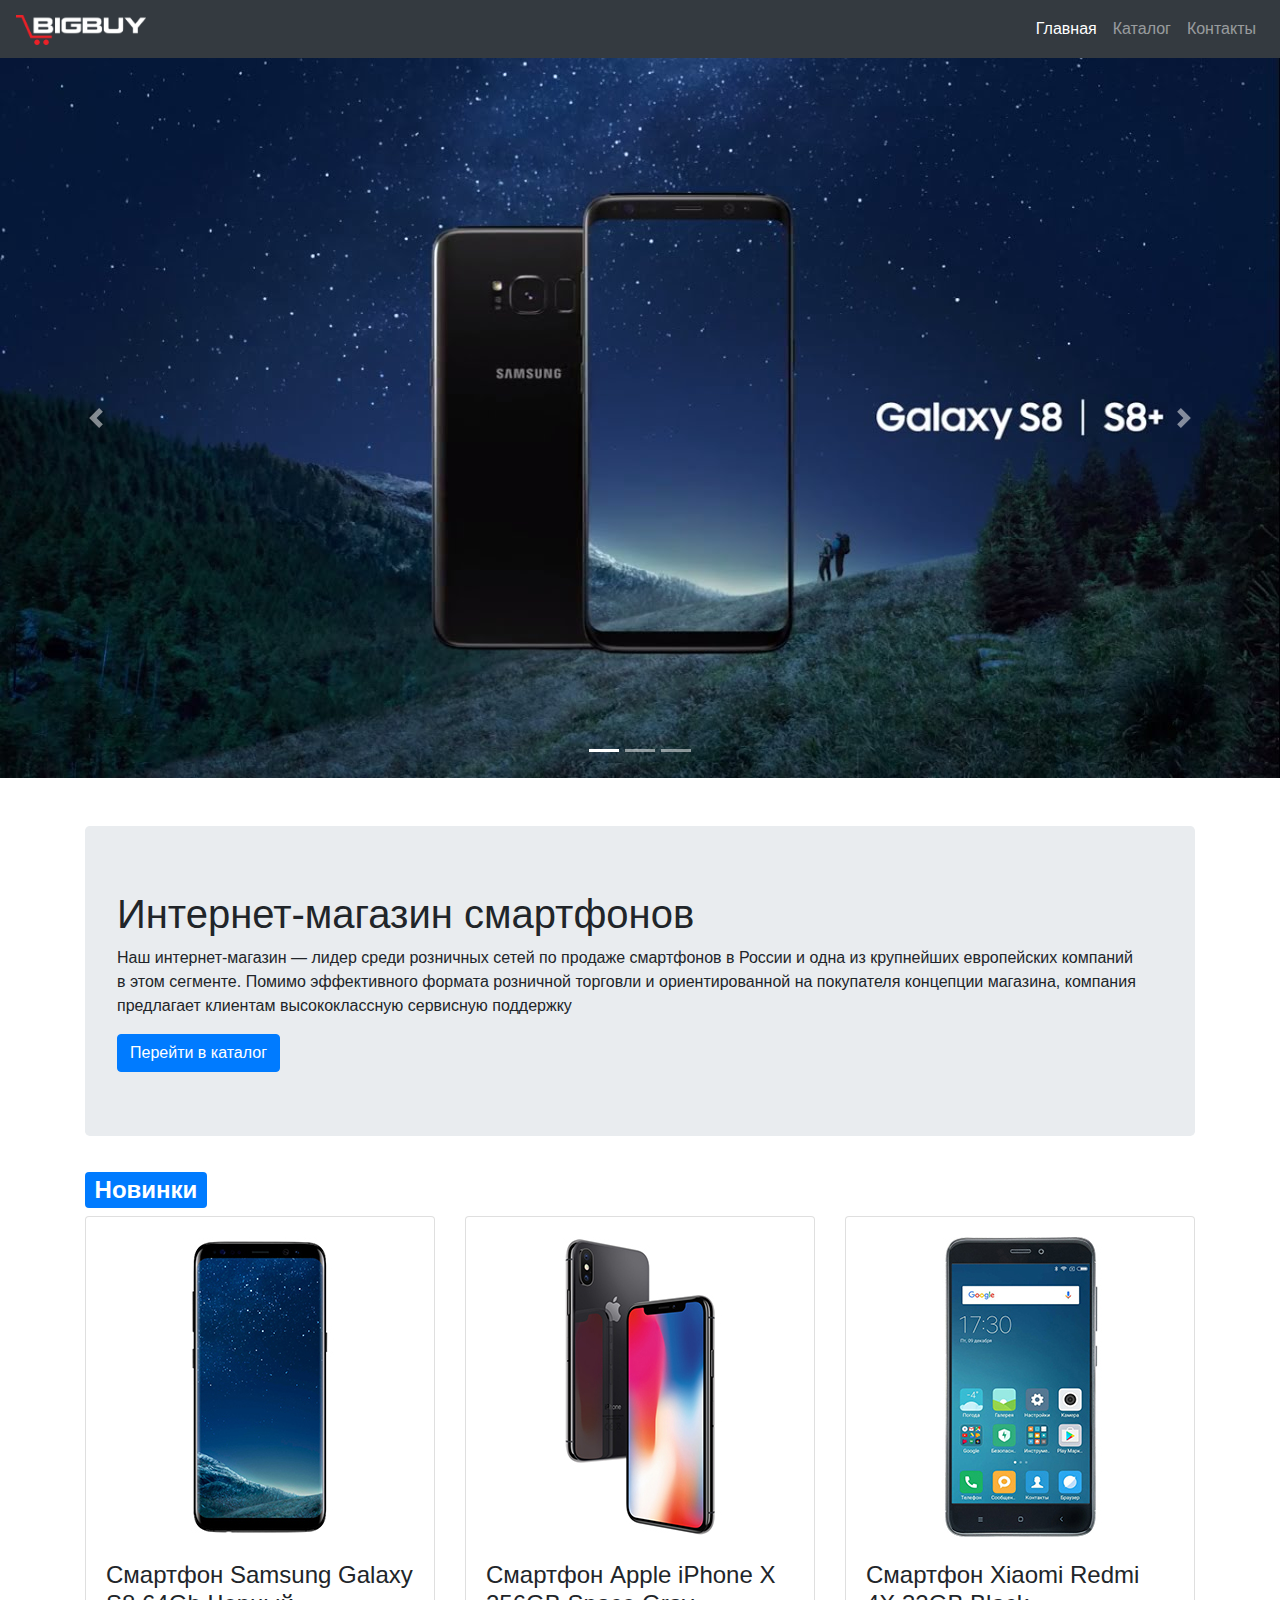
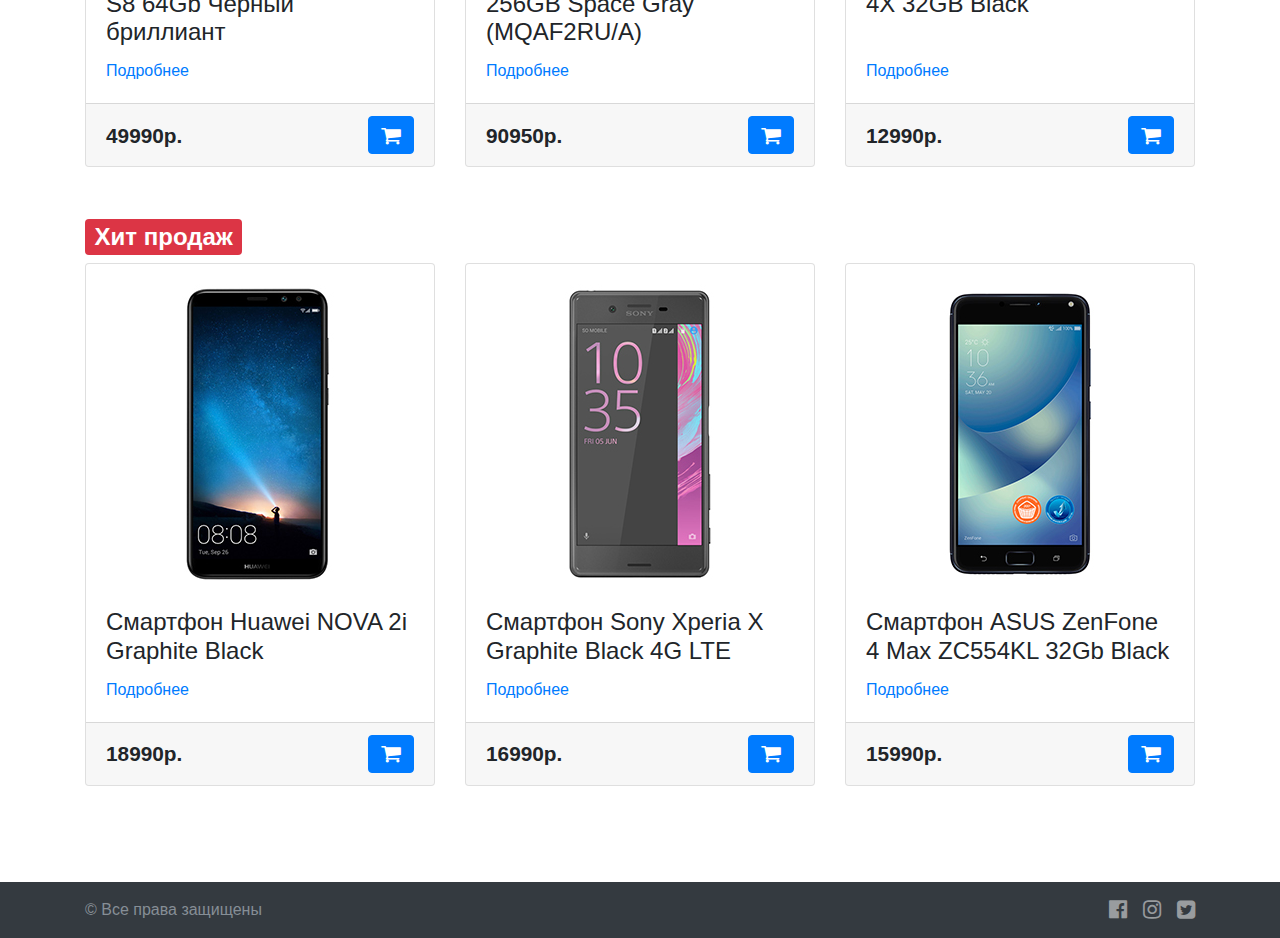
<file: index.html>
<!doctype html>
<html lang="ru">
	<head>
		<meta charset="utf-8">
		<title>Интернет-магазин | Главная</title>
		<meta name="viewport" content="width=device-width, initial-scale=1, shrink-to-fit=no">
		<link rel="stylesheet" href="bootstrap/bootstrap.min.css">
		<link rel="stylesheet" href="style.css">
		<link rel="stylesheet" href="font-awesome/css/font-awesome.min.css">
	</head>
	<body>
		<header class="navbar navbar-expand-sm navbar-dark bg-dark">
			<a class="navbar-brand" href="#">
				<img src="img/logo.png" height="30" alt="Логотип">
			</a>
			<button class="navbar-toggler" type="button" data-toggle="collapse" data-target="#navbarNav" aria-controls="navbarNav" aria-expanded="false" aria-label="Toggle navigation">
   	 			<span class="navbar-toggler-icon"></span>
  			</button>
  			<div class="collapse navbar-collapse" id="navbarNav">
				<ul class="navbar-nav justify-content-end">
					<li class="nav-item active">
						<a class="nav-link" href="#">Главная</a>
					</li>
					<li class="nav-item">
						<a class="nav-link" href="catalog.html">Каталог</a>
					</li>
					<li class="nav-item">
						<a class="nav-link" href="contacts.html">Контакты</a>
					</li>
				</ul>
			</div>
		</header>
		<div id="carouselIndicators" class="carousel slide" data-ride="carousel">
			<ol class="carousel-indicators">
    			<li data-target="#carouselIndicators" data-slide-to="0" class="active"></li>
    			<li data-target="#carouselIndicators" data-slide-to="1"></li>
    			<li data-target="#carouselIndicators" data-slide-to="2"></li>
  			</ol>
			<div class="carousel-inner">
				<div class="carousel-item active">
					<a href="catalog/samsung.html"><img class="d-block w-100" src="img/samsung-carousel.jpg" alt="Samsung Galaxy S8"></a>
				</div>
				<div class="carousel-item">
					<a href="catalog/iphone.html"><img class="d-block w-100" src="img/iphone-carousel.jpg" alt="Apple iPhone X"></a>
				</div>
				<div class="carousel-item">
					<a href="catalog/xiaomi.html"><img class="d-block w-100" src="img/xiaomi-carousel.jpg" alt="Xiaomi Redmi 4Х"></a>
				</div>
			</div>
			<a class="carousel-control-prev" href="#carouselIndicators" role="button" data-slide="prev">
    			<span class="carousel-control-prev-icon" aria-hidden="true"></span>
    			<span class="sr-only">Previous</span>
  			</a>
  			<a class="carousel-control-next" href="#carouselIndicators" role="button" data-slide="next">
   		 		<span class="carousel-control-next-icon" aria-hidden="true"></span>
    			<span class="sr-only">Next</span>
  			</a>
		</div>
		<main class="container">
			<div class="jumbotron">
				<h1>Интернет-магазин смартфонов</h1>
			  	<p>Наш интернет-магазин&nbsp;&mdash; лидер среди розничных сетей по&nbsp;продаже смартфонов в&nbsp;России и&nbsp;одна из&nbsp;крупнейших европейских компаний в&nbsp;этом сегменте. Помимо эффективного формата розничной торговли и&nbsp;ориентированной на&nbsp;покупателя концепции магазина, компания предлагает клиентам высококлассную сервисную поддержку</p>
			  	<a class="btn btn-primary" href="catalog.html">Перейти в каталог</a>
			</div>
			<h2><span class="badge badge-primary">Новинки</span></h2>
			<div class="row mb-4">
				<div class="col-12 col-md-6 col-lg-4 mb-4">
					<div class="card align-content-end product-card">
						<div class="card-body">
							<div class="text-center">
								<a href="catalog/samsung.html"><img class="img-fluid mb-4" alt="Samsung Galaxy S8" src="img/samsung_small.jpg"></a>
							</div>
							<h4 class="card-title">Смартфон Samsung Galaxy S8 64Gb Черный бриллиант</h4>
							<a href="catalog/samsung.html" class="card-link">Подробнее</a>
						</div>
						<div class="card-footer price-row">
							<div class="price font-weight-bold">49990р.</div>
							<a href="#" class="btn btn-primary"><i class="fa fa-shopping-cart fa-lg" aria-hidden="true"></i></a>
						</div>
					</div>
				</div>
				<div class="col-12 col-md-6 col-lg-4 mb-4">
					<div class="card align-content-end product-card">
						<div class="card-body">
							<div class="text-center">
								<a href="catalog/iphone.html"><img class="img-fluid mb-4" alt="Apple iPhone X" src="img/iphone_small.jpg"></a>
							</div>
							<h4 class="card-title">Смартфон Apple iPhone X 256GB Space Gray (MQAF2RU/A)</h4>
							<a href="catalog/iphone.html" class="card-link">Подробнее</a>
						</div>
						<div class="card-footer price-row">
							<div class="price font-weight-bold">90950р.</div>
							<a href="#" class="btn btn-primary"><i class="fa fa-shopping-cart fa-lg" aria-hidden="true"></i></a>
						</div>
					</div>
				</div>
				<div class="col-12 col-md-6 col-lg-4 mb-4">
					<div class="card align-content-end product-card">
						<div class="card-body">
							<div class="text-center">
								<a href="catalog/xiaomi.html"><img class="img-fluid mb-4" alt="Xiaomi Redmi 4Х" src="img/xiaomi_small.jpg"></a>
							</div>
							<h4 class="card-title">Смартфон Xiaomi Redmi 4Х 32GB Black</h4>
							<a href="catalog/xiaomi.html" class="card-link">Подробнее</a>
						</div>
						<div class="card-footer price-row">
							<div class="price font-weight-bold">12990р.</div>
							<a href="#" class="btn btn-primary"><i class="fa fa-shopping-cart fa-lg" aria-hidden="true"></i></a>
						</div>
					</div>
				</div>
			</div>
			<h2><span class="badge badge-danger">Хит продаж</span></h2>
			<div class="row mb-4">
				<div class="col-12 col-md-6 col-lg-4 mb-4">
					<div class="card align-content-end product-card">
						<div class="card-body">
							<div class="text-center">
								<a href="catalog/huawei.html"><img class="img-fluid mb-4" alt="Huawei NOVA 2i" src="img/huawei_small.jpg"></a>
							</div>
							<h4 class="card-title">Смартфон Huawei NOVA 2i Graphite Black</h4>
							<a href="catalog/huawei.html" class="card-link">Подробнее</a>
						</div>
						<div class="card-footer price-row">
							<div class="price font-weight-bold">18990р.</div>
							<a href="#" class="btn btn-primary"><i class="fa fa-shopping-cart fa-lg" aria-hidden="true"></i></a>
						</div>
					</div>
				</div>
				<div class="col-12 col-md-6 col-lg-4 mb-4">
					<div class="card align-content-end product-card">
						<div class="card-body">
							<div class="text-center">
								<a href="catalog/xperia.html"><img class="img-fluid mb-4" alt="Sony Xperia X" src="img/sony-xperia_small.jpg"></a>
							</div>
							<h4 class="card-title">Смартфон Sony Xperia X Graphite Black 4G LTE</h4>
							<a href="catalog/xperia.html" class="card-link">Подробнее</a>
						</div>
						<div class="card-footer price-row">
							<div class="price font-weight-bold">16990р.</div>
							<a href="#" class="btn btn-primary"><i class="fa fa-shopping-cart fa-lg" aria-hidden="true"></i></a>
						</div>
					</div>
				</div>
				<div class="col-12 col-md-6 col-lg-4 mb-4">
					<div class="card align-content-end product-card">
						<div class="card-body">
							<div class="text-center">
								<a href="catalog/zenFone.html"><img class="img-fluid mb-4" alt="ASUS ZenFone 4" src="img/asus-zenfone_small.jpg"></a>
							</div>
							<h4 class="card-title">Смартфон ASUS ZenFone 4 Max ZC554KL 32Gb Black</h4>
							<a href="catalog/zenFone.html" class="card-link">Подробнее</a>
						</div>
						<div class="card-footer price-row">
							<div class="price font-weight-bold">15990р.</div>
							<a href="#" class="btn btn-primary"><i class="fa fa-shopping-cart fa-lg" aria-hidden="true"></i></a>
						</div>
					</div>
				</div>
			</div>
		</main>
		<footer class="footer">
			<div class="container">
				<div class="row">
					<div class="col-12 col-md-6 col-lg-8">
						<div class="text-muted copyright">
							&copy;&nbsp;Все права защищены
						</div>
					</div>
					<div class="col-12 col-md-6 col-lg-4">
						<ul class="social-buttons">
							<li><a href="#"><i class="fa fa-facebook-official fa-lg" aria-hidden="true"></i></a></li>
							<li><a href="#"><i class="fa fa-instagram fa-lg" aria-hidden="true"></i></a></li>
							<li><a href="#"><i class="fa fa-twitter-square fa-lg" aria-hidden="true"></i></a></li>
						</ul>
					</div>
				</div>
			</div>
		</footer>
		<script src="bootstrap/jquery-3.2.1.js"></script>
		<script src="bootstrap/bootstrap.min.js"></script>
	</body>
</html>
</file>
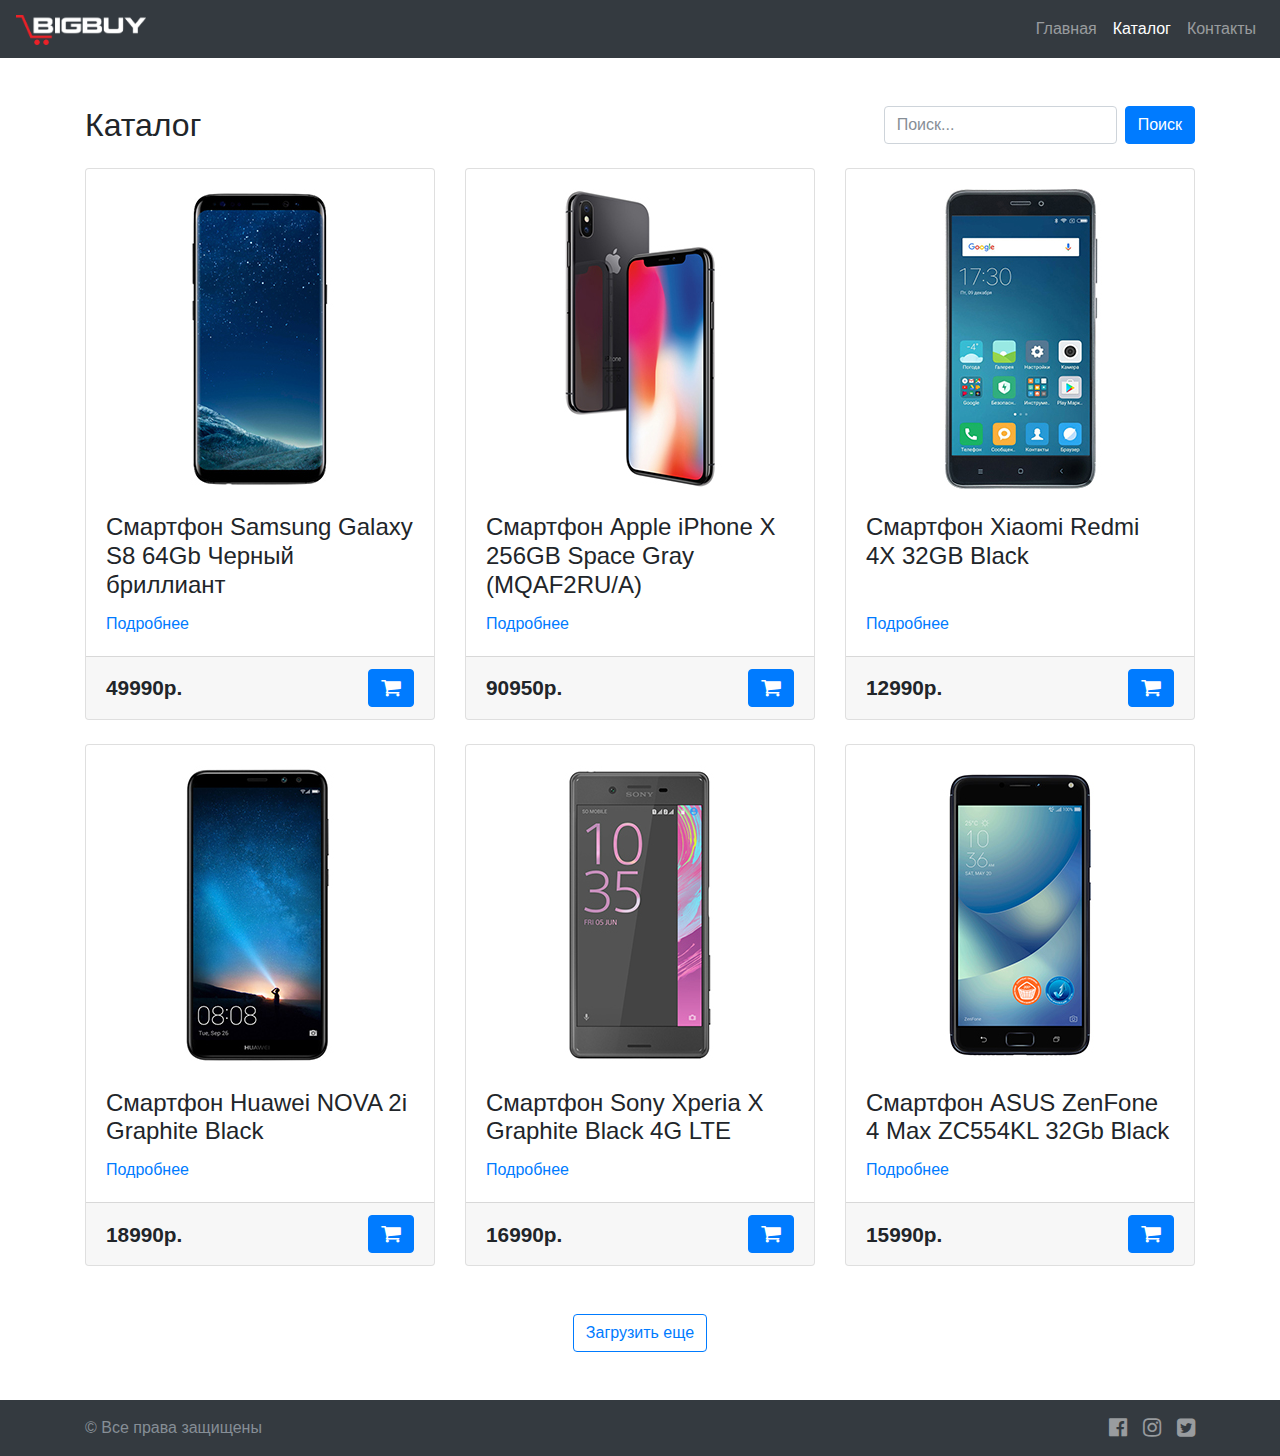
<file: catalog.html>
<!doctype html>
<html lang="ru">
	<head>
		<meta charset="utf-8">
		<title>Интернет-магазин | Главная</title>
		<meta name="viewport" content="width=device-width, initial-scale=1, shrink-to-fit=no">
		<link rel="stylesheet" href="bootstrap/bootstrap.min.css">
		<link rel="stylesheet" href="style.css">
		<link rel="stylesheet" href="font-awesome/css/font-awesome.min.css">
	</head>
	<body>
		<header class="navbar navbar-expand-sm navbar-dark bg-dark">
			<a class="navbar-brand" href="index.html">
				<img src="img/logo.png" height="30" alt="Логотип">
			</a>
			<button class="navbar-toggler" type="button" data-toggle="collapse" data-target="#navbarNav" aria-controls="navbarNav" aria-expanded="false" aria-label="Toggle navigation">
   	 				<span class="navbar-toggler-icon"></span>
  			</button>
  			<div class="collapse navbar-collapse" id="navbarNav">
				<ul class="navbar-nav justify-content-end">
					<li class="nav-item">
						<a class="nav-link" href="index.html">Главная</a>
					</li>
					<li class="nav-item active">
						<a class="nav-link" href="catalog.html">Каталог</a>
					</li>
					<li class="nav-item">
						<a class="nav-link" href="contacts.html">Контакты</a>
					</li>
				</ul>
			</div>
		</header>
		<main class="container">
			<div class="row">
				<div class="col-12 col-sm-5">
					<h2 class="mb-4">Каталог</h2>
				</div>
				<div class="col-12 col-sm-7 d-sm-flex justify-content-sm-end">
					<form action="/" method="post" class="form-inline mb-4">
						<input class="form-control mr-sm-2" type="search" placeholder="Поиск..." aria-label="Поиск">
    					<button class="btn btn-primary my-2 my-sm-0" type="submit">Поиск</button>
					</form>
				</div>
			</div>
			<div class="row mb-4">
				<div class="col-12 col-md-6 col-lg-4 mb-4">
					<div class="card align-content-end product-card">
						<div class="card-body">
							<div class="text-center">
								<a href="catalog/samsung.html"><img class="img-fluid mb-4" alt="Samsung Galaxy S8" src="img/samsung_small.jpg"></a>
							</div>
							<h4 class="card-title">Смартфон Samsung Galaxy S8 64Gb Черный бриллиант</h4>
							<a href="catalog/samsung.html" class="card-link">Подробнее</a>
						</div>
						<div class="card-footer price-row">
							<div class="price font-weight-bold">49990р.</div>
							<a href="#" class="btn btn-primary"><i class="fa fa-shopping-cart fa-lg" aria-hidden="true"></i></a>
						</div>
					</div>
				</div>
				<div class="col-12 col-md-6 col-lg-4 mb-4">
					<div class="card align-content-end product-card">
						<div class="card-body">
							<div class="text-center">
								<a href="catalog/iphone.html"><img class="img-fluid mb-4" alt="Apple iPhone X" src="img/iphone_small.jpg"></a>
							</div>
							<h4 class="card-title">Смартфон Apple iPhone X 256GB Space Gray (MQAF2RU/A)</h4>
							<a href="catalog/iphone.html" class="card-link">Подробнее</a>
						</div>
						<div class="card-footer price-row">
							<div class="price font-weight-bold">90950р.</div>
							<a href="#" class="btn btn-primary"><i class="fa fa-shopping-cart fa-lg" aria-hidden="true"></i></a>
						</div>
					</div>
				</div>
				<div class="col-12 col-md-6 col-lg-4 mb-4">
					<div class="card align-content-end product-card">
						<div class="card-body">
							<div class="text-center">
								<a href="catalog/xiaomi.html"><img class="img-fluid mb-4" alt="Xiaomi Redmi 4Х" src="img/xiaomi_small.jpg"></a>
							</div>
							<h4 class="card-title">Смартфон Xiaomi Redmi 4Х 32GB Black</h4>
							<a href="catalog/xiaomi.html" class="card-link">Подробнее</a>
						</div>
						<div class="card-footer price-row">
							<div class="price font-weight-bold">12990р.</div>
							<a href="#" class="btn btn-primary"><i class="fa fa-shopping-cart fa-lg" aria-hidden="true"></i></a>
						</div>
					</div>
				</div>
				<div class="col-12 col-md-6 col-lg-4 mb-4">
					<div class="card align-content-end product-card">
						<div class="card-body">
							<div class="text-center">
								<a href="catalog/huawei.html"><img class="img-fluid mb-4" alt="Huawei NOVA 2i" src="img/huawei_small.jpg"></a>
							</div>
							<h4 class="card-title">Смартфон Huawei NOVA 2i Graphite Black</h4>
							<a href="catalog/huawei.html" class="card-link">Подробнее</a>
						</div>
						<div class="card-footer price-row">
							<div class="price font-weight-bold">18990р.</div>
							<a href="#" class="btn btn-primary"><i class="fa fa-shopping-cart fa-lg" aria-hidden="true"></i></a>
						</div>
					</div>
				</div>
				<div class="col-12 col-md-6 col-lg-4 mb-4">
					<div class="card align-content-end product-card">
						<div class="card-body">
							<div class="text-center">
								<a href="catalog/xperia.html"><img class="img-fluid mb-4" alt="Sony Xperia X" src="img/sony-xperia_small.jpg"></a>
							</div>
							<h4 class="card-title">Смартфон Sony Xperia X Graphite Black 4G LTE</h4>
							<a href="catalog/xperia.html" class="card-link">Подробнее</a>
						</div>
						<div class="card-footer price-row">
							<div class="price font-weight-bold">16990р.</div>
							<a href="#" class="btn btn-primary"><i class="fa fa-shopping-cart fa-lg" aria-hidden="true"></i></a>
						</div>
					</div>
				</div>
				<div class="col-12 col-md-6 col-lg-4 mb-4">
					<div class="card align-content-end product-card">
						<div class="card-body">
							<div class="text-center">
								<a href="catalog/zenFone.html"><img class="img-fluid mb-4" alt="ASUS ZenFone 4" src="img/asus-zenfone_small.jpg"></a>
							</div>
							<h4 class="card-title">Смартфон ASUS ZenFone 4 Max ZC554KL 32Gb Black</h4>
							<a href="catalog/zenFone.html" class="card-link">Подробнее</a>
						</div>
						<div class="card-footer price-row">
							<div class="price font-weight-bold">15990р.</div>
							<a href="#" class="btn btn-primary"><i class="fa fa-shopping-cart fa-lg" aria-hidden="true"></i></a>
						</div>
					</div>
				</div>
			</div>
			<div class="row">
				<div class="col-12 text-center">
					<a href="#" class="btn btn-outline-primary">Загрузить еще</a>
				</div>
			</div>
		</main>
		<footer class="footer">
			<div class="container">
				<div class="row">
					<div class="col-12 col-md-6 col-lg-8">
						<div class="text-muted copyright">
							&copy;&nbsp;Все права защищены
						</div>
					</div>
					<div class="col-12 col-md-6 col-lg-4">
						<ul class="social-buttons">
							<li><a href="#"><i class="fa fa-facebook-official fa-lg" aria-hidden="true"></i></a></li>
							<li><a href="#"><i class="fa fa-instagram fa-lg" aria-hidden="true"></i></a></li>
							<li><a href="#"><i class="fa fa-twitter-square fa-lg" aria-hidden="true"></i></a></li>
						</ul>
					</div>
				</div>
			</div>
		</footer>
		<script src="bootstrap/jquery-3.2.1.js"></script>
		<script src="bootstrap/bootstrap.min.js"></script>
	</body>
</html>
</file>
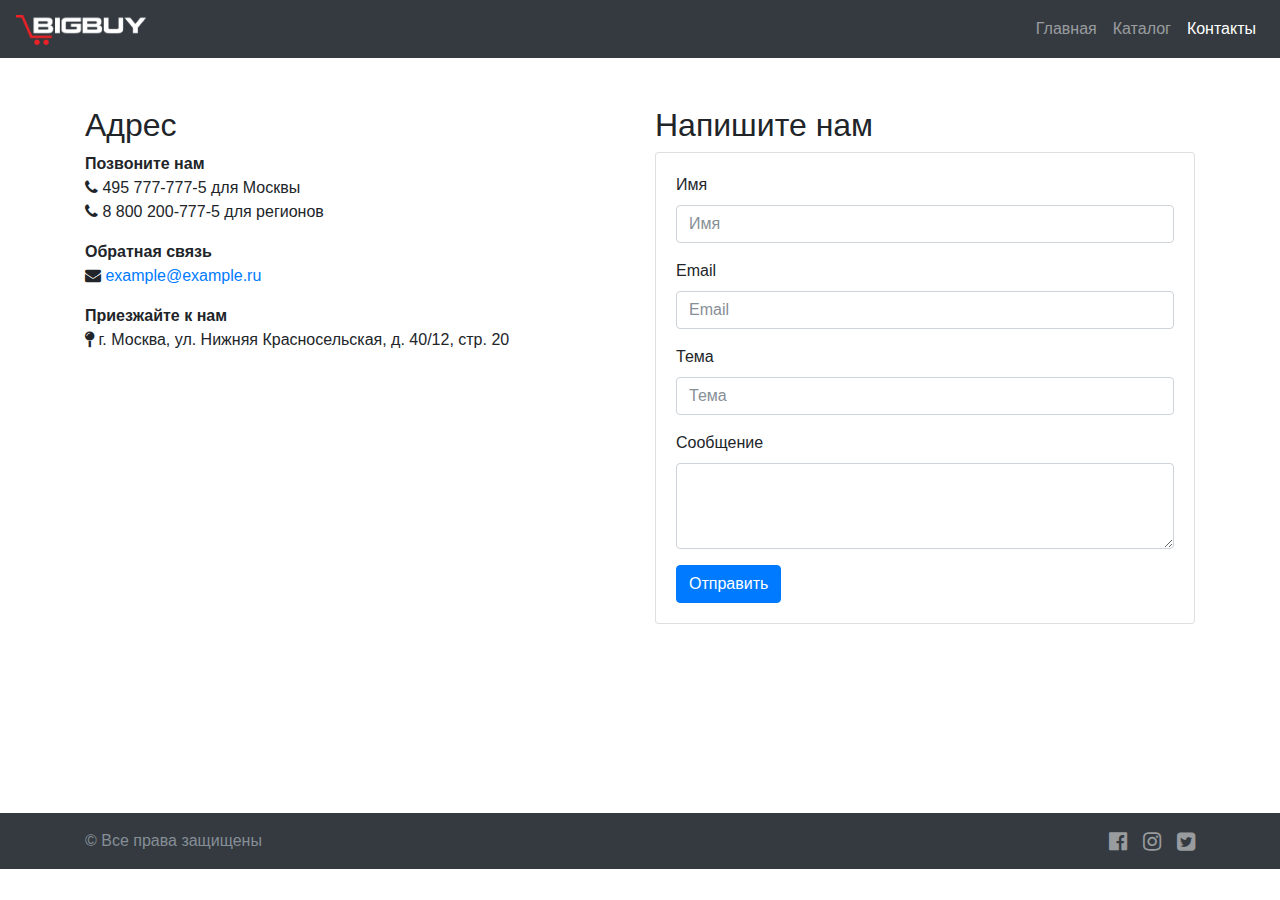
<file: contacts.html>
<!doctype html>
<html lang="ru">
	<head>
		<meta charset="utf-8">
		<title>Интернет-магазин | Контакты</title>
		<meta name="viewport" content="width=device-width, initial-scale=1, shrink-to-fit=no">
		<link rel="stylesheet" href="bootstrap/bootstrap.min.css">
		<link rel="stylesheet" href="style.css">
		<link rel="stylesheet" href="font-awesome/css/font-awesome.min.css">
		</head>
		<body>
			<header class="navbar navbar-expand-sm navbar-dark bg-dark">
				<a class="navbar-brand" href="index.html">
    				<img src="img/logo.png" height="30" alt="Логотип">
  				</a>
  				<button class="navbar-toggler" type="button" data-toggle="collapse" data-target="#navbarNav" aria-controls="navbarNav" aria-expanded="false" aria-label="Toggle navigation">
   	 				<span class="navbar-toggler-icon"></span>
  				</button>
  				<div class="collapse navbar-collapse" id="navbarNav">
					<ul class="navbar-nav justify-content-end">
						<li class="nav-item">
							<a class="nav-link" href="index.html">Главная</a>
						</li>
						<li class="nav-item">
							<a class="nav-link" href="catalog.html">Каталог</a>
						</li>
						<li class="nav-item active">
							<a class="nav-link" href="#">Контакты</a>
						</li>
					</ul>
				</div>
			</header>
			<main class="container">
				<div class="row">
					<div class="col-12 col-lg-6">
						<h2>Адрес</h2>
						<div>
							<p class="mb-0"><strong>Позвоните нам</strong></p>
							<p class="mb-0"><i class="fa fa-phone" aria-hidden="true"></i> 495 777-777-5 для Москвы</p>
							<p><i class="fa fa-phone" aria-hidden="true"></i> 8 800 200-777-5 для регионов</p>
						</div>
						<div>
							<p class="mb-0"><strong>Обратная связь</strong></p>
							<p><i class="fa fa-envelope" aria-hidden="true"></i> <a href="mailto:example@example.ru">example@example.ru</a></p>
						</div>
						<div>
							<p class="mb-0"><strong>Приезжайте к нам</strong></p>
							<p><i class="fa fa-map-pin" aria-hidden="true"></i> г. Москва, ул. Нижняя Красносельская, д. 40/12, стр. 20<p>
							<iframe style="width: 100%; height: 374px; border: 0px" src="https://yandex.ru/map-widget/v1/?um=constructor%3Ad9e8c87f9a0cd0a196c1ff580b851caea92dd1dd978cab61aaf66fa72efe4963&amp;source=constructor"></iframe>
						</div>
					</div>
					<div class="col-12 col-lg-6">
						<h2>Напишите нам</h2>
							<div class="feedback-card card mb-4">
								<div class="card-body">
									<form action="/" method="post">											
										<div class="form-group">
											<label for="name">Имя</label>
											<input type="text" class="form-control" id="name" name="name" placeholder="Имя">
					  					</div>
					  					<div class="form-group">
											<label for="email">Email</label>
											<input type="email" class="form-control" id="email" name="email" placeholder="Email">
					  					</div>
					  					<div class="form-group">
											<label for="theme">Тема</label>
											<input type="text" class="form-control" id="theme" name="theme" placeholder="Тема">
					  					</div>
					  					<div class="form-group">
											<label for="message">Сообщение</label>
											<textarea class="form-control" id="message" name="message" rows="3"></textarea>
					  					</div>

					  					<button type="submit" class="btn btn-primary">Отправить</button>
									</form>
								</div>
							</div>
					</div>
				</div>
			</main>
			<footer class="footer">
				<div class="container">
					<div class="row">
						<div class="col-12 col-md-6 col-lg-8">
							<div class="text-muted copyright">
								&copy;&nbsp;Все права защищены
							</div>
						</div>
						<div class="col-12 col-md-6 col-lg-4">
							<ul class="social-buttons">
								<li><a href="#"><i class="fa fa-facebook-official fa-lg" aria-hidden="true"></i></a></li>
								<li><a href="#"><i class="fa fa-instagram fa-lg" aria-hidden="true"></i></a></li>
								<li><a href="#"><i class="fa fa-twitter-square fa-lg" aria-hidden="true"></i></a></li>
							</ul>
						</div>
					</div>
				</div>
			</footer>
			<script src="bootstrap/jquery-3.2.1.js"></script>
			<script src="bootstrap/bootstrap.min.js"></script>
		</body>
</html>
</file>
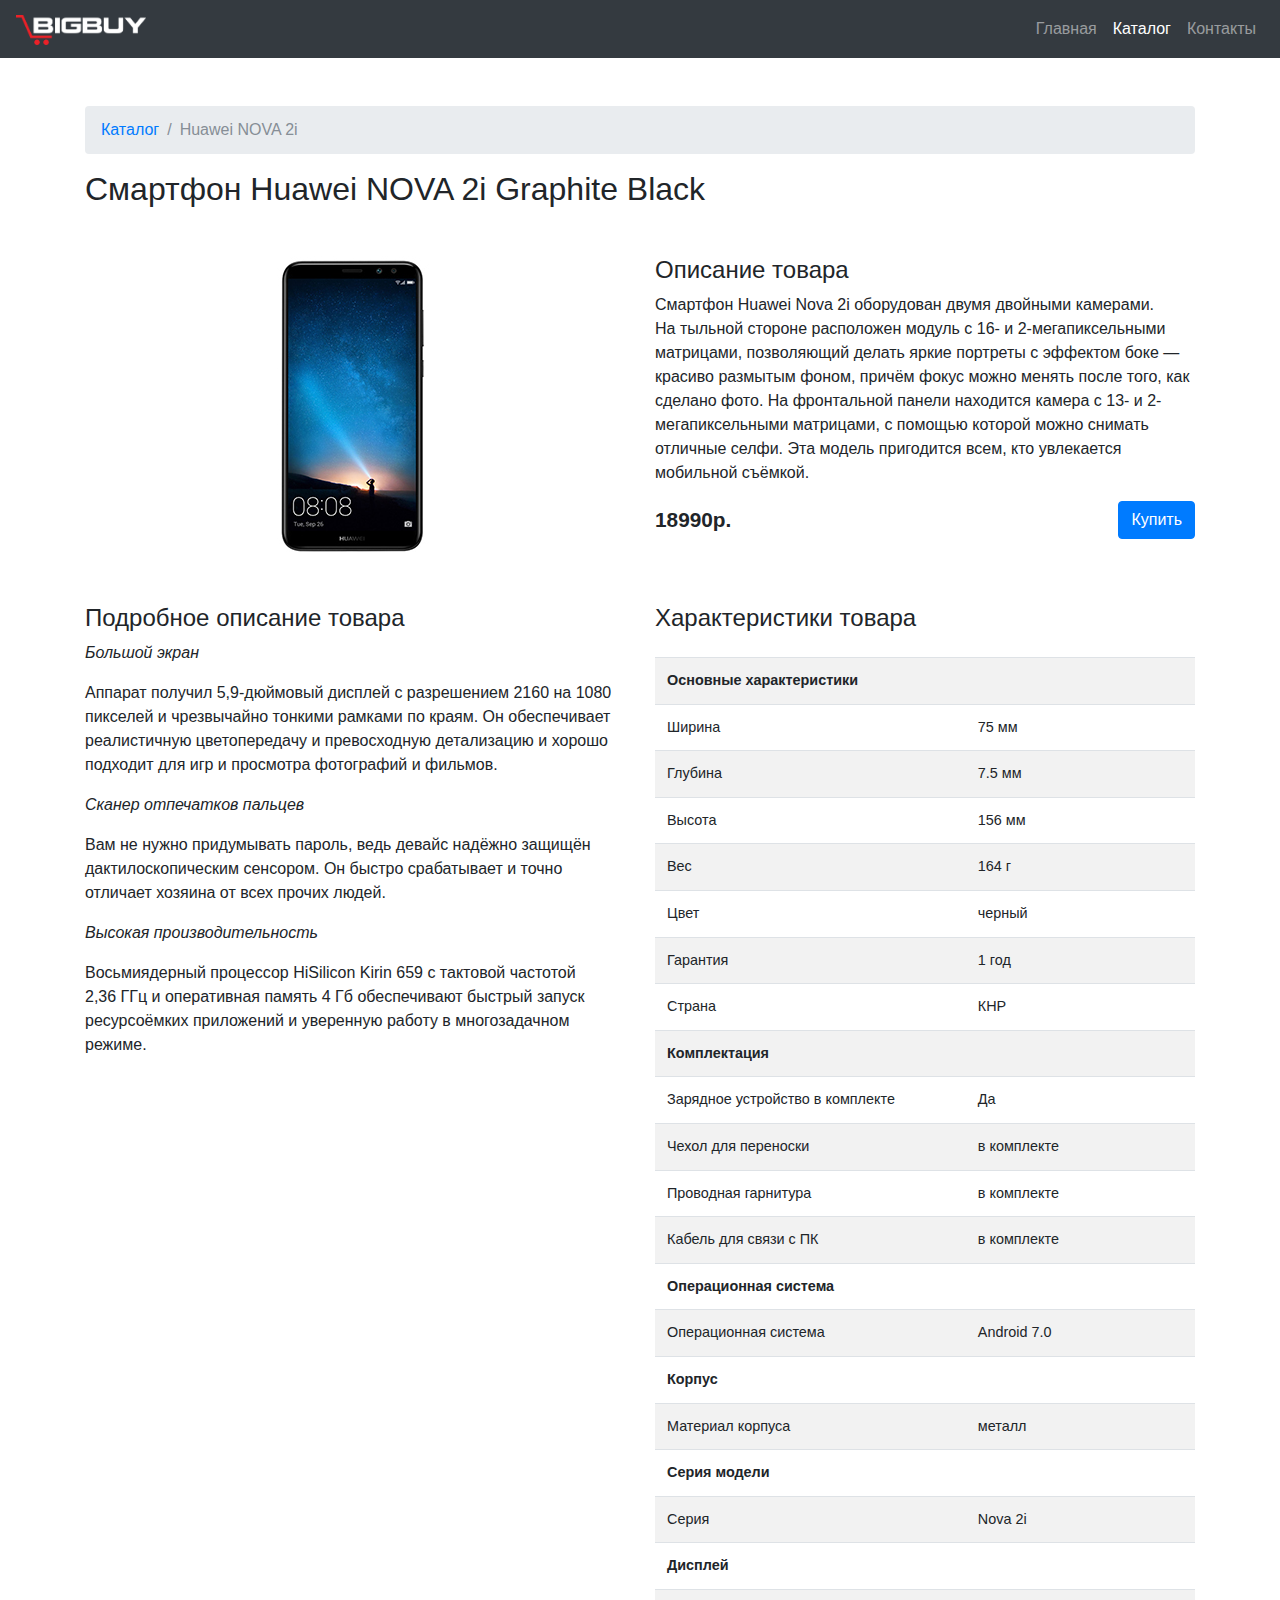
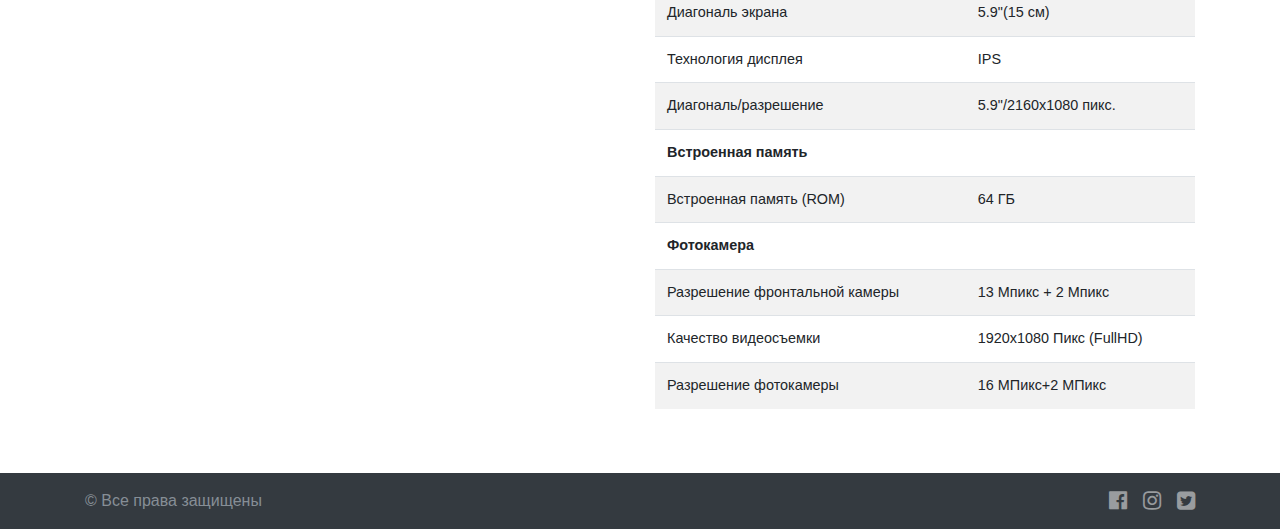
<file: catalog/huawei.html>
<!doctype html>
<html lang="ru">
  <head>
  	<meta charset="utf-8">
	<title>Интернет-магазин | Huawei NOVA 2i</title>
	<meta name="viewport" content="width=device-width, initial-scale=1, shrink-to-fit=no">
	<link rel="stylesheet" href="../bootstrap/bootstrap.min.css">
	<link rel="stylesheet" href="../style.css">
	<link rel="stylesheet" href="../font-awesome/css/font-awesome.min.css">
  </head>
  <body>
  	<header class="navbar navbar-expand-sm navbar-dark bg-dark">
  		<a class="navbar-brand" href="../index.html">
			<img src="../img/logo.png" height="30" alt="Логотип">
		</a>
		<button class="navbar-toggler" type="button" data-toggle="collapse" data-target="#navbarNav" aria-controls="navbarNav" aria-expanded="false" aria-label="Toggle navigation">
   	 		<span class="navbar-toggler-icon"></span>
  		</button>
  		<div class="collapse navbar-collapse" id="navbarNav">
			<ul class="navbar-nav justify-content-end">
				<li class="nav-item">
					<a class="nav-link" href="../index.html">Главная</a>
				</li>
				<li class="nav-item active">
					<a class="nav-link" href="../catalog.html">Каталог</a>
				</li>
				<li class="nav-item">
					<a class="nav-link" href="../contacts.html">Контакты</a>
				</li>
			</ul>
		</div>
	</header>
	<main class="container item">
		<nav aria-label="breadcrumb">
	  		<ol class="breadcrumb">
	    		<li class="breadcrumb-item"><a href="../catalog.html">Каталог</a></li>
	    		<li class="breadcrumb-item active" aria-current="page">Huawei NOVA 2i</li>
	  		</ol>
		</nav>
		<h2 class="mb-5">Смартфон Huawei NOVA 2i Graphite Black</h2>
		<div class="row">
			<div class="col-12 col-lg-6">
				<div class="text-center">
					<a href="../img/huawei.jpg" target="_blank"><img alt="Huawei NOVA 2i" class="item-img mb-5 img-fluid" src="../img/huawei_small.jpg"></a>
				</div>
			</div>
			<div class="col-12 col-lg-6">
				<div class="mb-5">
					<h4>Описание товара</h4>
					<div class="short-description">
						<p>Смартфон Huawei Nova 2i&nbsp;оборудован двумя двойными камерами. На&nbsp;тыльной стороне расположен модуль с&nbsp;16- и&nbsp;2-мегапиксельными матрицами, позволяющий делать яркие портреты с&nbsp;эффектом боке&nbsp;&mdash; красиво размытым фоном, причём фокус можно менять после того, как сделано фото. На&nbsp;фронтальной панели находится камера с&nbsp;13- и&nbsp;2-мегапиксельными матрицами, с&nbsp;помощью которой можно снимать отличные селфи. Эта модель пригодится всем, кто увлекается мобильной съёмкой.</p>
					</div>
					<div class="price-row">
						<div class="price font-weight-bold">18990р.</div>
						<a href="#" class="btn btn-primary">Купить</a>
					</div>
				</div>
			</div>
			<div class="col-12 col-lg-6">
				<h4>Подробное описание товара</h4>
				<div class="full-desciption">
					<p><i>Большой экран</i></p>
					<p>Аппарат получил 5,9-дюймовый дисплей с&nbsp;разрешением 2160&nbsp;на 1080 пикселей и&nbsp;чрезвычайно тонкими рамками по&nbsp;краям. Он&nbsp;обеспечивает реалистичную цветопередачу и&nbsp;превосходную детализацию и&nbsp;хорошо подходит для игр и&nbsp;просмотра фотографий и&nbsp;фильмов.</p> 
					<p><i>Сканер отпечатков пальцев</i></p>
					<p>Вам не&nbsp;нужно придумывать пароль, ведь девайс надёжно защищён дактилоскопическим сенсором. Он&nbsp;быстро срабатывает и&nbsp;точно отличает хозяина от&nbsp;всех прочих людей.</p>
					<p><i>Высокая производительность</i></p>
					<p>Восьмиядерный процессор HiSilicon Kirin 659&nbsp;с тактовой частотой 2,36&nbsp;ГГц и&nbsp;оперативная память 4&nbsp;Гб обеспечивают быстрый запуск ресурсоёмких приложений и&nbsp;уверенную работу в&nbsp;многозадачном режиме.</p>
				</div>
			</div>
			<div class="col-12 col-lg-6">
				<h4 class="mb-4">Характеристики товара</h4>
				<div>
					<table class="table table-striped">
						<tr>
			  				<th colspan="2" scope="col">Основные характеристики</th>
						</tr>
						<tr>
					  		<td>Ширина</td>
					  		<td>75 мм</td>
						</tr>
						<tr>
					  		<td>Глубина</td>
					  		<td>7.5 мм</td>
						</tr>
						<tr>
					  		<td>Высота</td>
					  		<td>156 мм</td>
						</tr>
						<tr>
					  		<td>Вес</td>
					  		<td>164 г</td>
						</tr>
						<tr>
					  		<td>Цвет</td>
					  		<td>черный</td>
						</tr>
						<tr>
					  		<td>Гарантия</td>
					  		<td>1 год</td>
						</tr>
						<tr>
					  		<td>Страна</td>
					  		<td>КНР</td>
						</tr>
						<tr>
			  				<th colspan="2" scope="col">Комплектация</th>
						</tr>
						<tr>
					  		<td>Зарядное устройство в комплекте</td>
					  		<td>Да</td>
						</tr>
						<tr>
					  		<td>Чехол для переноски</td>
					  		<td>в комплекте</td>
						</tr>
						<tr>
					  		<td>Проводная гарнитура</td>
					  		<td>в комплекте</td>
						</tr>
						<tr>
					  		<td>Кабель для связи с ПК</td>
					  		<td>в комплекте</td>
						</tr>
						<tr>
			  				<th colspan="2" scope="col">Операционная система</th>
						</tr>
						<tr>
					  		<td>Операционная система</td>
					  		<td>Android 7.0</td>
						</tr>
						<tr>
			  				<th colspan="2" scope="col">Корпус</th>
						</tr>
						<tr>
					  		<td>Материал корпуса</td>
					  		<td>металл</td>
						</tr>
						<tr>
			  				<th colspan="2" scope="col">Серия модели</th>
						</tr>
						<tr>
					  		<td>Серия</td>
					  		<td>Nova 2i</td>
						</tr>
						<tr>
			  				<th colspan="2" scope="col">Дисплей</th>
						</tr>
						<tr>
					  		<td>Диагональ экрана</td>
					  		<td>5.9"(15 см)</td>
						</tr>
						<tr>
					  		<td>Технология дисплея</td>
					  		<td>IPS</td>
						</tr>
						<tr>
					  		<td>Диагональ/разрешение</td>
					  		<td>5.9"/2160x1080 пикс.</td>
						</tr>
						<tr>
			  				<th colspan="2" scope="col">Встроенная память</th>
						</tr>
						<tr>
							<td>Встроенная память (ROM)</td>
							<td>64 ГБ</td>
						</tr>
						<tr>
			  				<th colspan="2" scope="col">Фотокамера</th>
						</tr>
						<tr>
							<td>Разрешение фронтальной камеры</td>
							<td>13 Мпикс + 2 Мпикс</td>
						</tr>
						<tr>
							<td>Качество видеосъемки</td>
							<td>1920x1080 Пикс (FullHD)</td>
						</tr>
						<tr>
							<td>Разрешение фотокамеры</td>
							<td>16 МПикс+2 МПикс</td>
						</tr>
					</table>
				</div>
			</div>
		</div>
	</main>
	<footer class="footer">
		<div class="container">
			<div class="row">
				<div class="col-12 col-md-6 col-lg-8">
					<div class="text-muted copyright">
						&copy;&nbsp;Все права защищены
					</div>
				</div>
				<div class="col-12 col-md-6 col-lg-4">
					<ul class="social-buttons">
						<li><a href="#"><i class="fa fa-facebook-official fa-lg" aria-hidden="true"></i></a></li>
						<li><a href="#"><i class="fa fa-instagram fa-lg" aria-hidden="true"></i></a></li>
						<li><a href="#"><i class="fa fa-twitter-square fa-lg" aria-hidden="true"></i></a></li>
					</ul>
				</div>
			</div>
		</div>
	</footer>
	<script src="../bootstrap/jquery-3.2.1.js"></script>
	<script src="../bootstrap/bootstrap.min.js"></script>
  </body>
</html>
</file>
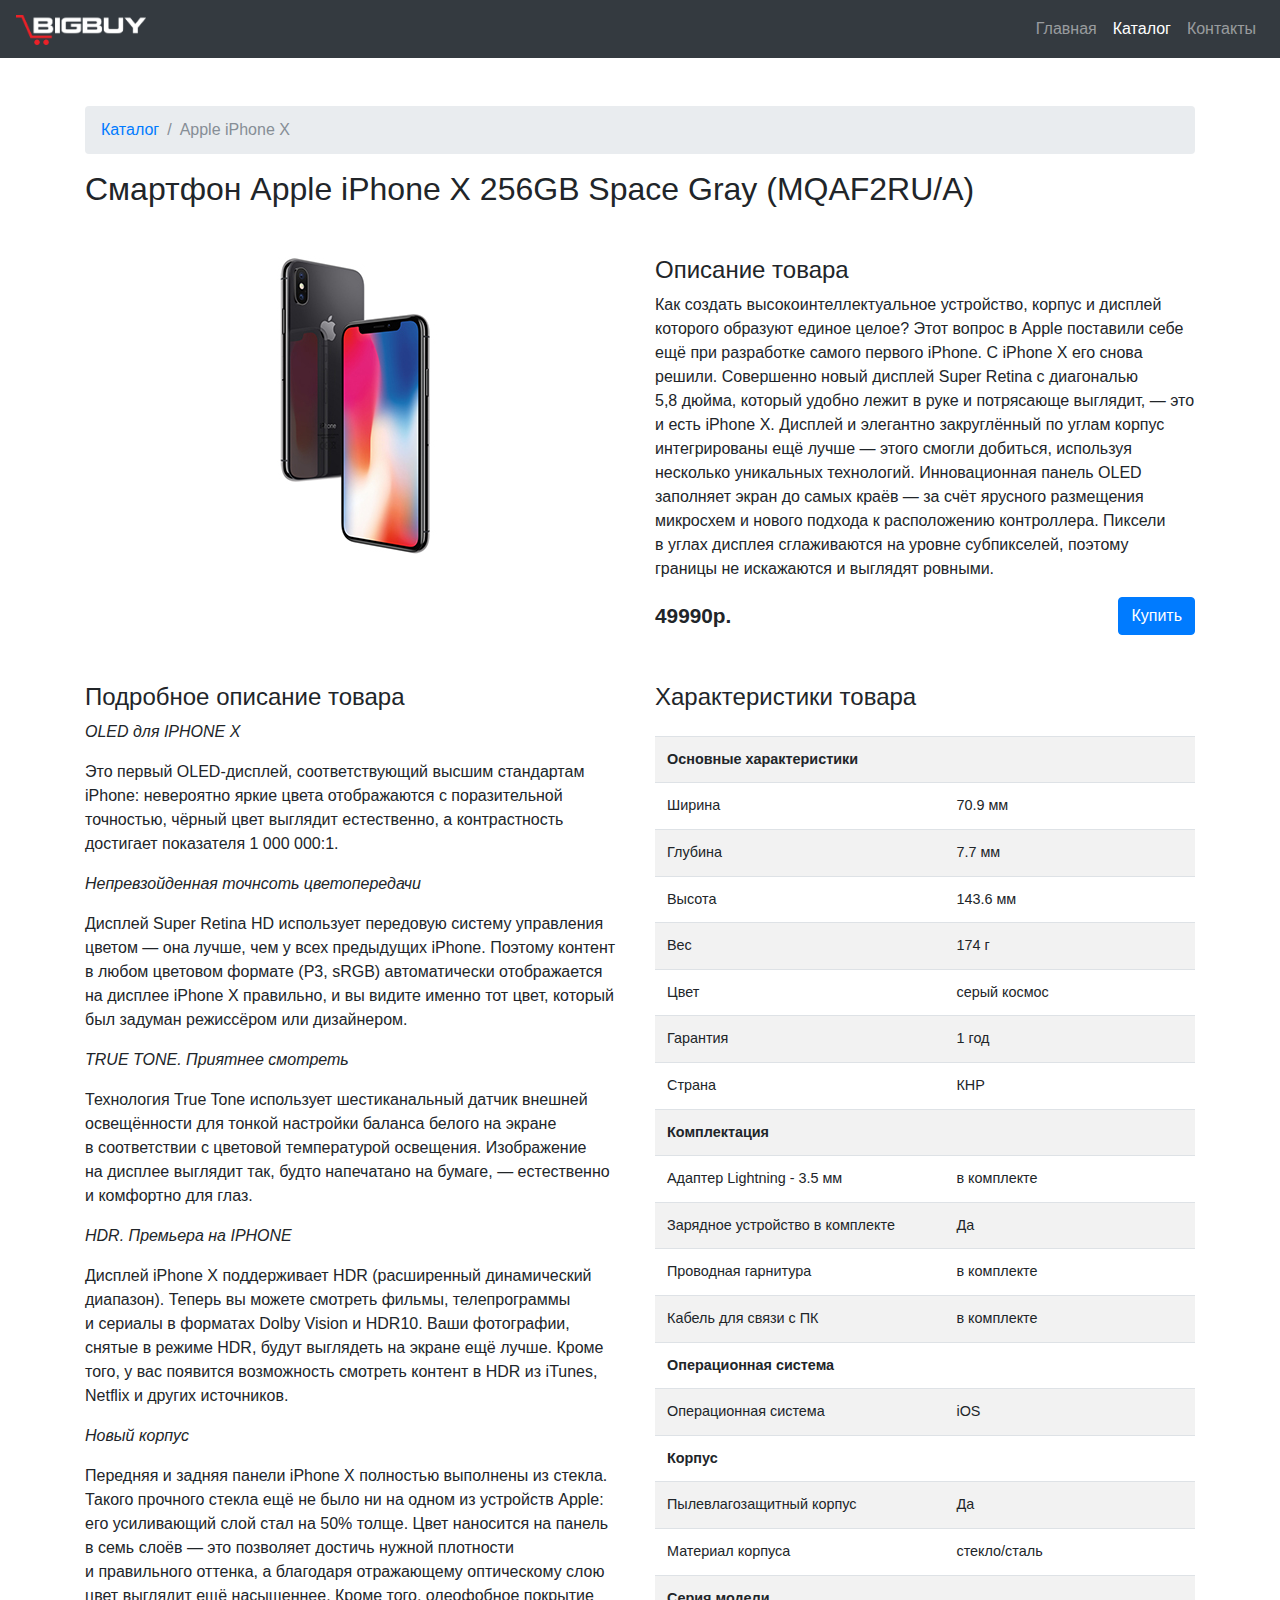
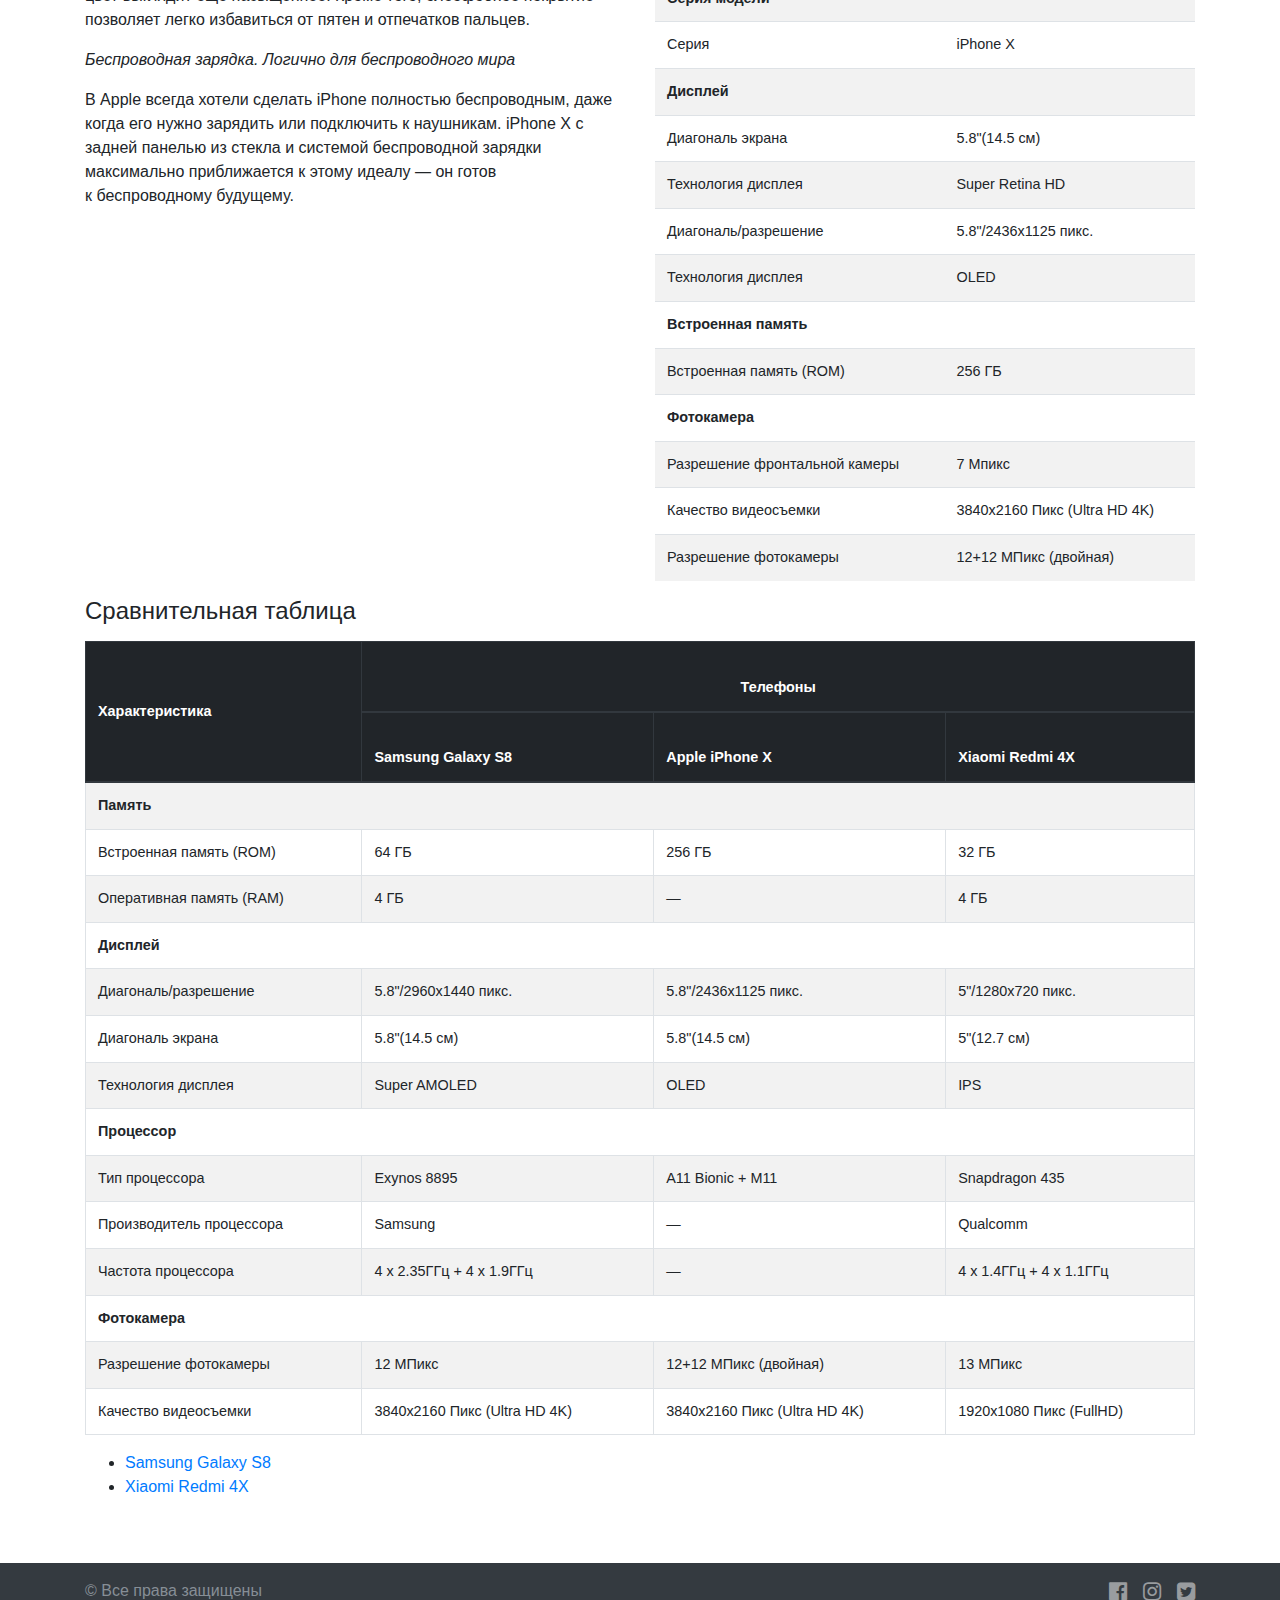
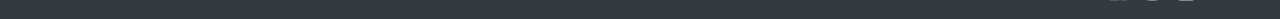
<file: catalog/iphone.html>
<!doctype html>
<html lang="ru">
  <head>
  	<meta charset="utf-8">
	<title>Интернет-магазин | Apple iPhone X</title>
	<meta name="viewport" content="width=device-width, initial-scale=1, shrink-to-fit=no">
	<link rel="stylesheet" href="../bootstrap/bootstrap.min.css">
	<link rel="stylesheet" href="../style.css">
	<link rel="stylesheet" href="../font-awesome/css/font-awesome.min.css">
  </head>
  <body>
  	<header class="navbar navbar-expand-sm navbar-dark bg-dark">
  		<a class="navbar-brand" href="../index.html">
			<img src="../img/logo.png" height="30" alt="Логотип">
		</a>
		<button class="navbar-toggler" type="button" data-toggle="collapse" data-target="#navbarNav" aria-controls="navbarNav" aria-expanded="false" aria-label="Toggle navigation">
   	 		<span class="navbar-toggler-icon"></span>
  		</button>
  		<div class="collapse navbar-collapse" id="navbarNav">
			<ul class="navbar-nav justify-content-end">
				<li class="nav-item">
					<a class="nav-link" href="../index.html">Главная</a>
				</li>
				<li class="nav-item active">
					<a class="nav-link" href="../catalog.html">Каталог</a>
				</li>
				<li class="nav-item">
					<a class="nav-link" href="../contacts.html">Контакты</a>
				</li>
			</ul>
		</div>
	</header>
	<main class="container item">
		<nav aria-label="breadcrumb">
	  		<ol class="breadcrumb">
	    		<li class="breadcrumb-item"><a href="../catalog.html">Каталог</a></li>
	    		<li class="breadcrumb-item active" aria-current="page">Apple iPhone X</li>
	  		</ol>
		</nav>
		<h2 class="mb-5">Смартфон Apple iPhone X 256GB Space Gray (MQAF2RU/A)</h2>
		<div class="row">
			<div class="col-12 col-lg-6">
				<div class="text-center">
					<a href="../img/iphone.jpg" target="_blank"><img class="item-img mb-5 img-fluid" src="../img/iphone_small.jpg" alt="Apple iPhone X"></a>
				</div>
			</div>
			<div class="col-12 col-lg-6">
				<div class="mb-5">
					<h4>Описание товара</h4>
					<div class="short-description">
						<p>Как создать высокоинтеллектуальное устройство, корпус и&nbsp;дисплей которого образуют единое целое? Этот вопрос в&nbsp;Apple поставили себе ещё при разработке самого первого iPhone. С&nbsp;iPhone X&nbsp;его снова решили. Совершенно новый дисплей Super Retina с&nbsp;диагональю 5,8&nbsp;дюйма, который удобно лежит в&nbsp;руке и&nbsp;потрясающе выглядит,&nbsp;&mdash; это и&nbsp;есть iPhone X. Дисплей и&nbsp;элегантно закруглённый по&nbsp;углам корпус интегрированы ещё лучше&nbsp;&mdash; этого смогли добиться, используя несколько уникальных технологий. Инновационная панель OLED заполняет экран до&nbsp;самых краёв&nbsp;&mdash; за&nbsp;счёт ярусного размещения микросхем и&nbsp;нового подхода к&nbsp;расположению контроллера. Пиксели в&nbsp;углах дисплея сглаживаются на&nbsp;уровне субпикселей, поэтому границы не&nbsp;искажаются и&nbsp;выглядят ровными.</p>
					</div>
					<div class="price-row">
						<div class="price font-weight-bold">49990р.</div>
						<a href="#" class="btn btn-primary">Купить</a>
					</div> 
				</div>
			</div>
			<div class="col-12 col-lg-6">
				<h4>Подробное описание товара</h4>
				<div class="full-desciption">
					<p><i>OLED для IPHONE X</i></p>
					<p>Это первый OLED-дисплей, соответствующий высшим стандартам iPhone: невероятно яркие цвета отображаются с&nbsp;поразительной точностью, чёрный цвет выглядит естественно, а&nbsp;контрастность достигает показателя 1&nbsp;000 000:1.</p> 
					<p><i>Непревзойденная точнсоть цветопередачи</i></p>
					<p>Дисплей Super Retina HD&nbsp;использует передовую систему управления цветом&nbsp;&mdash; она лучше, чем у&nbsp;всех предыдущих iPhone. Поэтому контент в&nbsp;любом цветовом формате (P3, sRGB) автоматически отображается на&nbsp;дисплее iPhone X&nbsp;правильно, и&nbsp;вы&nbsp;видите именно тот цвет, который был задуман режиссёром или дизайнером.</p> 
					<p><i>TRUE TONE. Приятнее смотреть</i></p>
					<p>Технология True Tone использует шестиканальный датчик внешней освещённости для тонкой настройки баланса белого на&nbsp;экране в&nbsp;соответствии с&nbsp;цветовой температурой освещения. Изображение на&nbsp;дисплее выглядит так, будто напечатано на&nbsp;бумаге,&nbsp;&mdash; естественно и&nbsp;комфортно для глаз.</p>
					<p><i>HDR. Премьера на&nbsp;IPHONE</i></p>
					<p>Дисплей iPhone X&nbsp;поддерживает HDR (расширенный динамический диапазон). Теперь вы&nbsp;можете смотреть фильмы, телепрограммы и&nbsp;сериалы в&nbsp;форматах Dolby Vision и&nbsp;HDR10. Ваши фотографии, снятые в&nbsp;режиме HDR, будут выглядеть на&nbsp;экране ещё лучше. Кроме того, у&nbsp;вас появится возможность смотреть контент в&nbsp;HDR из&nbsp;iTunes, Netflix и&nbsp;других источников.</p>
					<p><i>Новый корпус</i></p>
					<p>Передняя и&nbsp;задняя панели iPhone X&nbsp;полностью выполнены из&nbsp;стекла. Такого прочного стекла ещё не&nbsp;было ни&nbsp;на&nbsp;одном из&nbsp;устройств Apple: его усиливающий слой стал на&nbsp;50% толще. Цвет наносится на&nbsp;панель в&nbsp;семь слоёв&nbsp;&mdash; это позволяет достичь нужной плотности и&nbsp;правильного оттенка, а&nbsp;благодаря отражающему оптическому слою цвет выглядит ещё насыщеннее. Кроме того, олеофобное покрытие позволяет легко избавиться от&nbsp;пятен и&nbsp;отпечатков пальцев.</p> 
					<p><i>Беспроводная зарядка. Логично для беспроводного мира</i></p>
					<p>В&nbsp;Apple всегда хотели сделать iPhone полностью беспроводным, даже когда его нужно зарядить или подключить к&nbsp;наушникам. iPhone X&nbsp;с задней панелью из&nbsp;стекла и&nbsp;системой беспроводной зарядки максимально приближается к&nbsp;этому идеалу&nbsp;&mdash; он&nbsp;готов к&nbsp;беспроводному будущему.</p>
				</div>
			</div>
			<div class="col-12 col-lg-6">
				<h4 class="mb-4">Характеристики товара</h4>
				<div>
					<table class="table table-striped">
						<tr>
			  				<th colspan="2" scope="col">Основные характеристики</th>
						</tr>
						<tr>
					  		<td>Ширина</td>
					  		<td>70.9 мм</td>
						</tr>
						<tr>
					  		<td>Глубина</td>
					  		<td>7.7 мм</td>
						</tr>
						<tr>
					  		<td>Высота</td>
					  		<td>143.6 мм</td>
						</tr>
						<tr>
					  		<td>Вес</td>
					  		<td>174 г</td>
						</tr>
						<tr>
					  		<td>Цвет</td>
					  		<td>серый космос</td>
						</tr>
						<tr>
					  		<td>Гарантия</td>
					  		<td>1 год</td>
						</tr>
						<tr>
					  		<td>Страна</td>
					  		<td>КНР</td>
						</tr>
						<tr>
			  				<th colspan="2" scope="col">Комплектация</th>
						</tr>
						<tr>
					  		<td>Адаптер Lightning - 3.5 мм</td>
					  		<td>в комплекте</td>
						</tr>
						<tr>
					  		<td>Зарядное устройство в комплекте</td>
					  		<td>Да</td>
						</tr>
						<tr>
					  		<td>Проводная гарнитура</td>
					  		<td>в комплекте</td>
						</tr>
						<tr>
					  		<td>Кабель для связи с ПК</td>
					  		<td>в комплекте</td>
						</tr>
						<tr>
			  				<th colspan="2" scope="col">Операционная система</th>
						</tr>
						<tr>
					  		<td>Операционная система</td>
					  		<td>iOS</td>
						</tr>
						<tr>
			  				<th colspan="2" scope="col">Корпус</th>
						</tr>
						<tr>
					  		<td>Пылевлагозащитный корпус</td>
					  		<td>Да</td>
						</tr>
						<tr>
					  		<td>Материал корпуса</td>
					  		<td>стекло/сталь</td>
						</tr>
						<tr>
			  				<th colspan="2" scope="col">Серия модели</th>
						</tr>
						<tr>
					  		<td>Серия</td>
					  		<td>iPhone X</td>
						</tr>
						<tr>
			  				<th colspan="2" scope="col">Дисплей</th>
						</tr>
						<tr>
					  		<td>Диагональ экрана</td>
					  		<td>5.8"(14.5 см)</td>
						</tr>
						<tr>
					  		<td>Технология дисплея</td>
					  		<td>Super Retina HD</td>
						</tr>
						<tr>
					  		<td>Диагональ/разрешение</td>
					  		<td>5.8"/2436x1125 пикс.</td>
						</tr>
						<tr>
					  		<td>Технология дисплея</td>
					  		<td>OLED</td>
						</tr>
						<tr>
			  				<th colspan="2" scope="col">Встроенная память</th>
						</tr>
						<tr>
							<td>Встроенная память (ROM)</td>
							<td>256 ГБ</td>
						</tr>
						<tr>
			  				<th colspan="2" scope="col">Фотокамера</th>
						</tr>
						<tr>
							<td>Разрешение фронтальной камеры</td>
							<td>7 Мпикс</td>
						</tr>
						<tr>
							<td>Качество видеосъемки</td>
							<td>3840x2160 Пикс (Ultra HD 4K)</td>
						</tr>
						<tr>
							<td>Разрешение фотокамеры</td>
							<td>12+12 МПикс (двойная)</td>
						</tr>
					</table>
				</div>
			</div>
		</div>
		<h4 class="mb-3">Сравнительная таблица</h4>
		<table class="table table-bordered table-striped comparison-table table-responsive-sm">
			<thead class="thead-dark">
				<tr>
					<th rowspan="2" class="align-middle">Характеристика</th>
					<th class="text-center" colspan="3">Телефоны</th>
				</tr>
				<tr>
					<th>Samsung Galaxy S8</th>
					<th>Apple iPhone X</th>
					<th>Xiaomi Redmi 4Х</th>
				</tr>
			</thead>
			<tbody>
				<tr>
					<th colspan="4" scope="col">Память</th>
				</tr>
				<tr>
					<td>Встроенная память (ROM)</td>
					<td>64 ГБ</td>
					<td>256 ГБ</td>
					<td>32 ГБ</td>
				</tr>
				<tr>
					<td>Оперативная память (RAM)</td>
					<td>4 ГБ</td>
					<td>&mdash;</td>
					<td>4 ГБ</td>
				</tr>
				<tr>
					<th colspan="4" scope="col">Дисплей</th>
				</tr>
				<tr>
					<td>Диагональ/разрешение</td>
					<td>5.8"/2960x1440 пикс.</td>
					<td>5.8"/2436x1125 пикс.</td>
					<td>5"/1280x720 пикс.</td>
				</tr>
				<tr>
					<td>Диагональ экрана</td>
					<td>5.8"(14.5 см)</td>
					<td>5.8"(14.5 см)</td>
					<td>5"(12.7 см)</td>
				</tr>
				<tr>
					<td>Технология дисплея</td>
					<td>Super AMOLED</td>
					<td>OLED</td>
					<td>IPS</td>
				</tr>
				<tr>
					<th colspan="4" scope="col">Процессор</th>
				</tr>
				<tr>
					<td>Тип процессора</td>
					<td>Exynos 8895</td>
					<td>A11 Bionic + M11</td>
					<td>Snapdragon 435</td>
				</tr>
				<tr>
					<td>Производитель процессора</td>
					<td>Samsung</td>
					<td>&mdash;</td>
					<td>Qualcomm</td>
				</tr>
				<tr>
					<td>Частота процессора</td>
					<td>4 x 2.35ГГц + 4 x 1.9ГГц</td>
					<td>&mdash;</td>
					<td>4 x 1.4ГГц + 4 x 1.1ГГц</td>
				</tr>
				<tr>
					<th colspan="4" scope="col">Фотокамера</th>
				</tr>
				<tr>
					<td>Разрешение фотокамеры</td>
					<td>12 МПикс</td>
					<td>12+12 МПикс (двойная)</td>
					<td>13 МПикс</td>
				</tr>
				<tr>
					<td>Качество видеосъемки</td>
					<td>3840x2160 Пикс (Ultra HD 4K)</td>
					<td>3840x2160 Пикс (Ultra HD 4K)</td>
					<td>1920x1080 Пикс (FullHD)</td>
				</tr>
			</tbody>
		</table>
		<ul class="menu">
			<li><a href="samsung.html">Samsung Galaxy S8</a></li>
			<li><a href="xiaomi.html">Xiaomi Redmi 4Х</a></li>
		</ul>
	</main>
	<footer class="footer">
		<div class="container">
			<div class="row">
				<div class="col-12 col-md-6 col-lg-8">
					<div class="text-muted copyright">
						&copy;&nbsp;Все права защищены
					</div>
				</div>
				<div class="col-12 col-md-6 col-lg-4">
					<ul class="social-buttons">
						<li><a href="#"><i class="fa fa-facebook-official fa-lg" aria-hidden="true"></i></a></li>
						<li><a href="#"><i class="fa fa-instagram fa-lg" aria-hidden="true"></i></a></li>
						<li><a href="#"><i class="fa fa-twitter-square fa-lg" aria-hidden="true"></i></a></li>
					</ul>
				</div>
			</div>
		</div>
	</footer>
	<script src="../bootstrap/jquery-3.2.1.js"></script>
	<script src="../bootstrap/bootstrap.min.js"></script>
  </body>
</html>
</file>
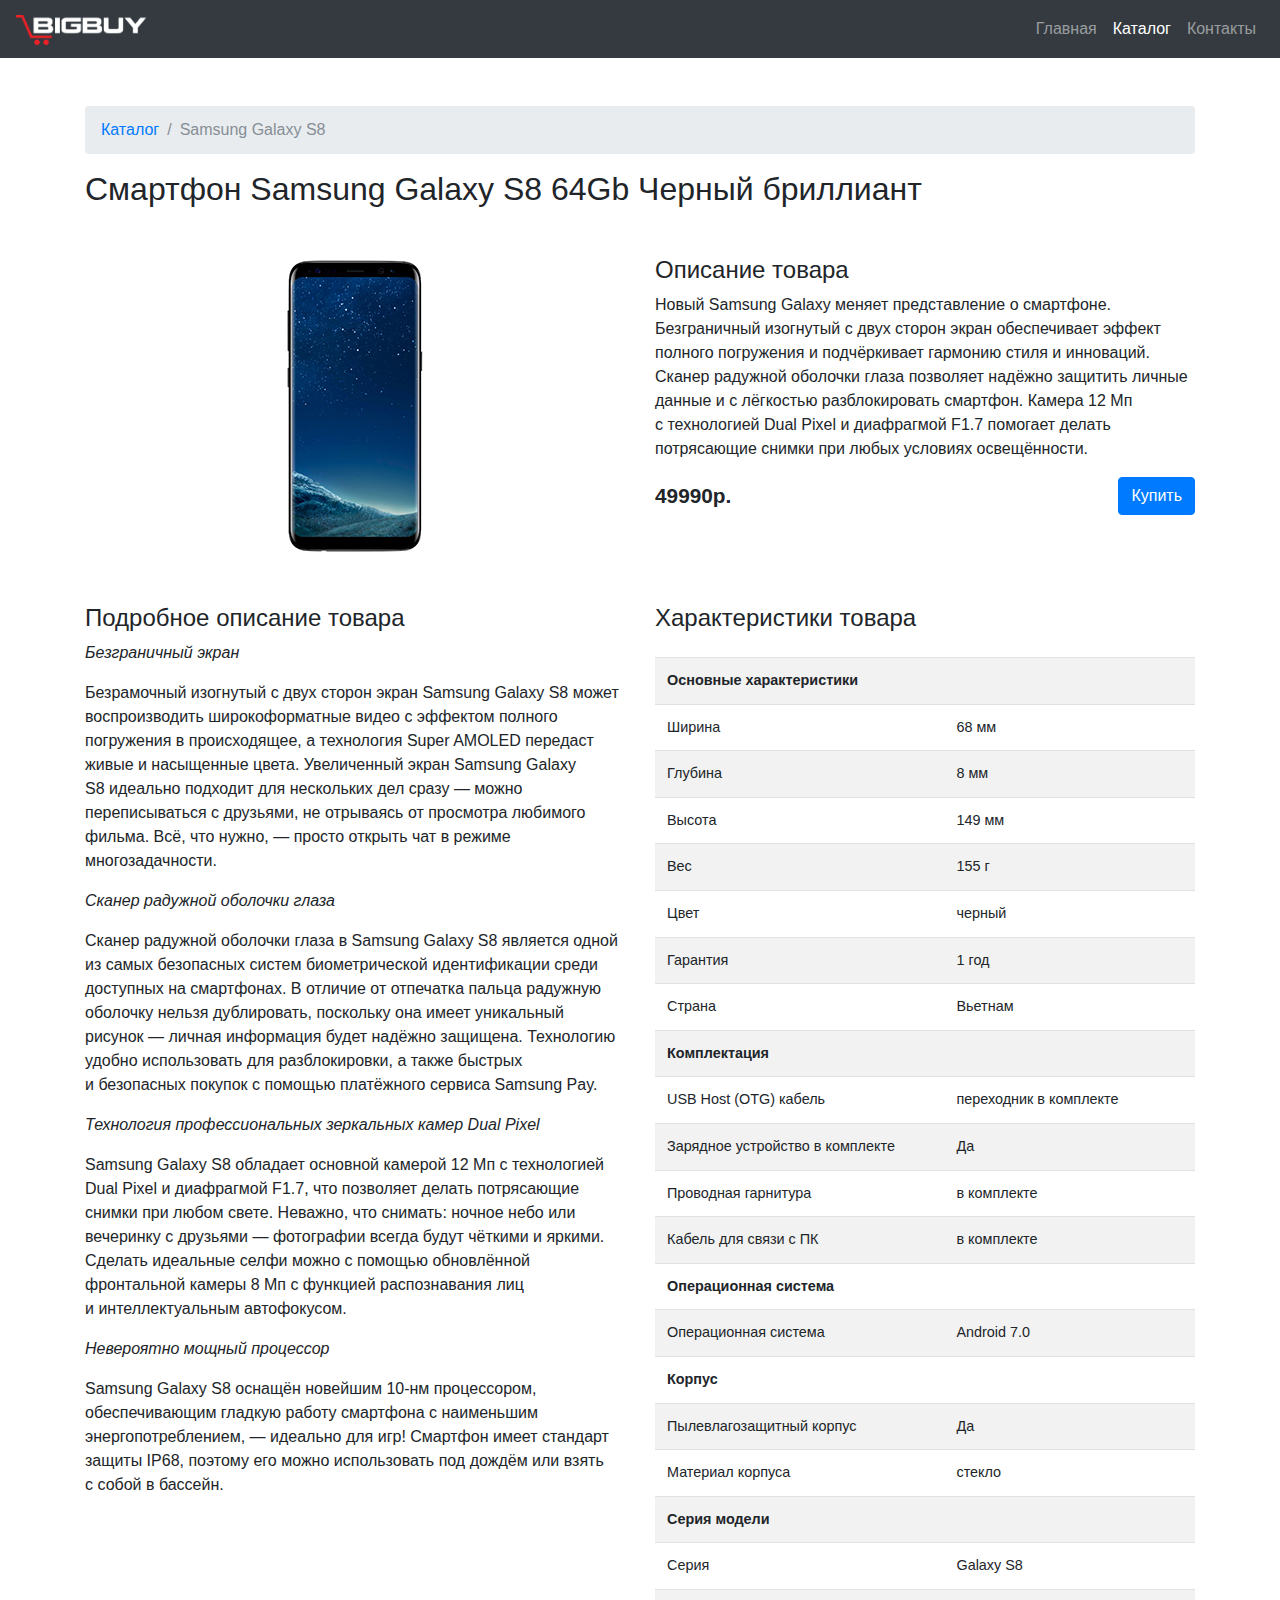
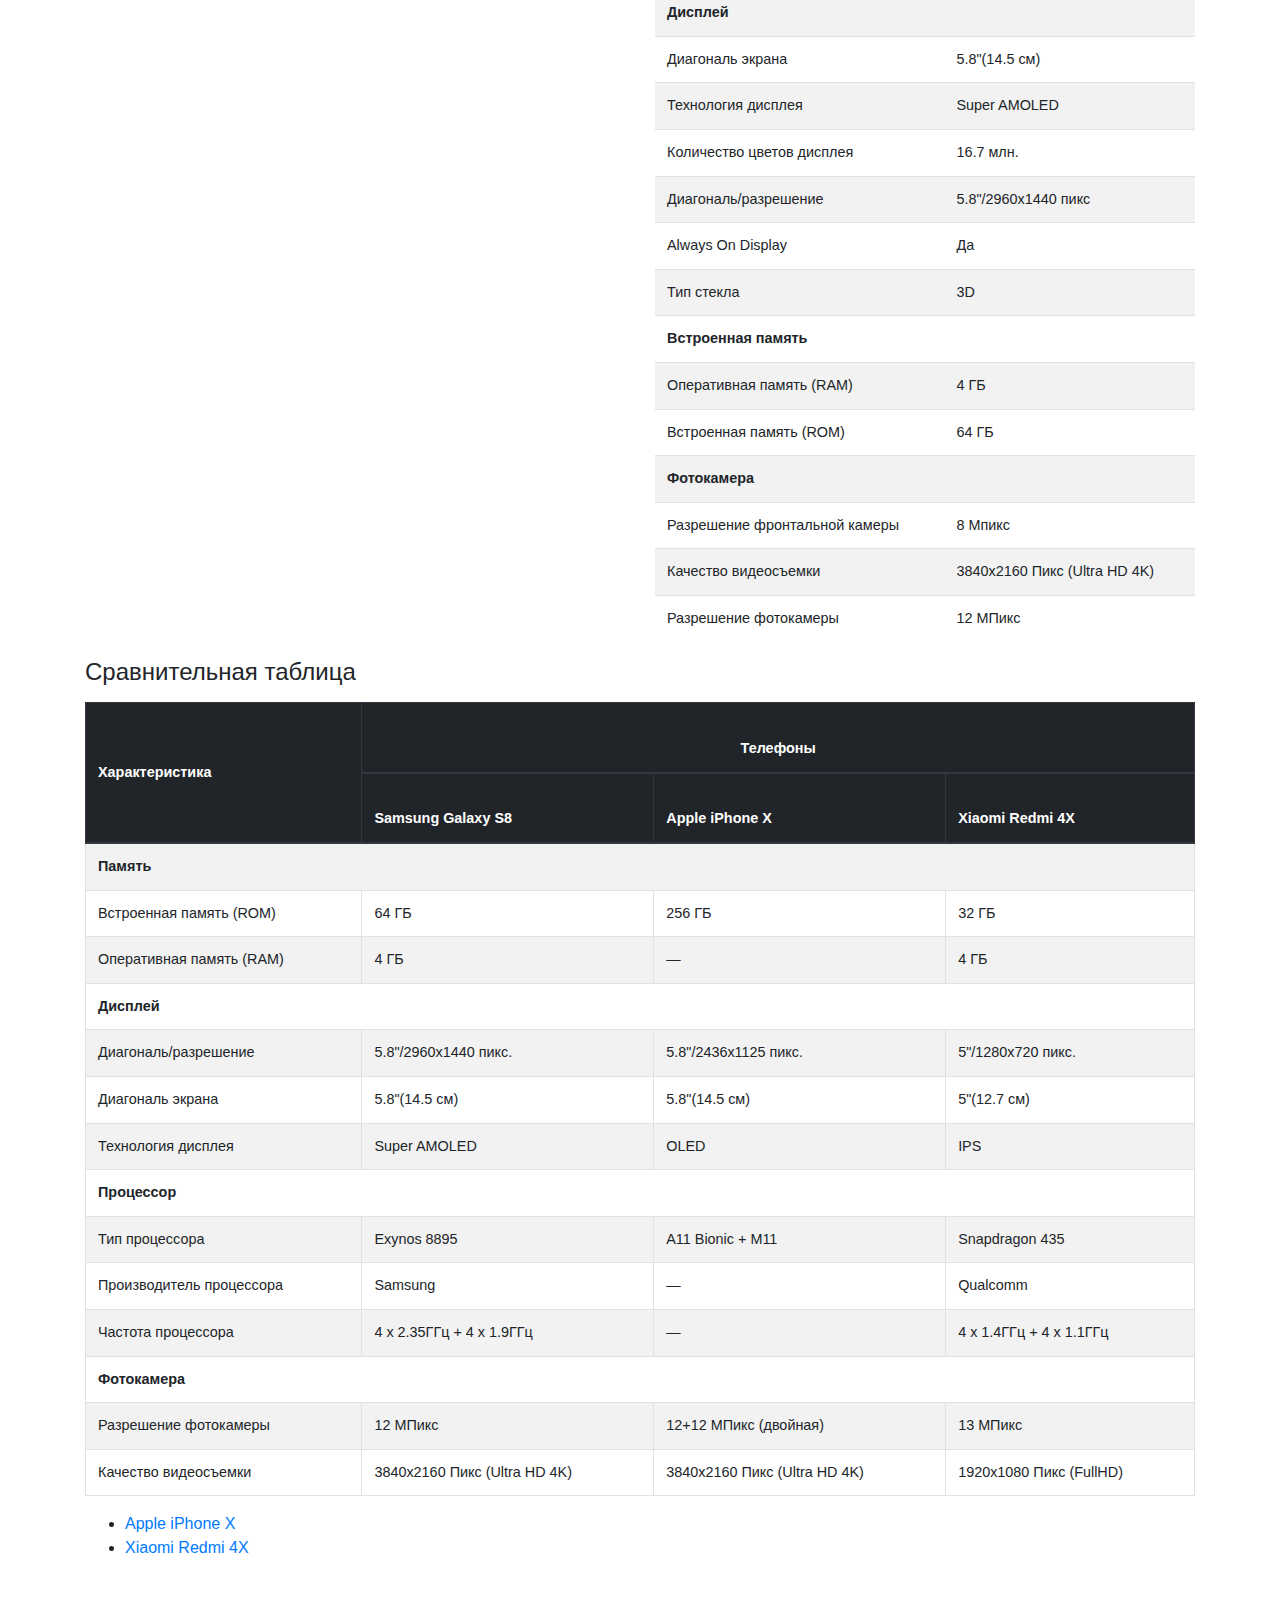
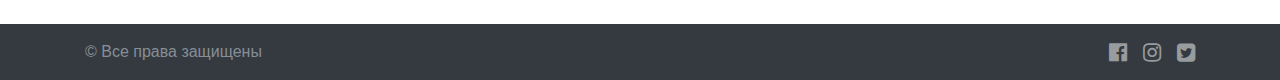
<file: catalog/samsung.html>
<!doctype html>
<html lang="ru">
  <head>
  	<meta charset="utf-8">
	<title>Интернет-магазин | Samsung Galaxy S8</title>
	<meta name="viewport" content="width=device-width, initial-scale=1, shrink-to-fit=no">
	<link rel="stylesheet" href="../bootstrap/bootstrap.min.css">
	<link rel="stylesheet" href="../style.css">
	<link rel="stylesheet" href="../font-awesome/css/font-awesome.min.css">
  </head>
  <body>
  	<header class="navbar navbar-expand-sm navbar-dark bg-dark">
  		<a class="navbar-brand" href="../index.html">
			<img src="../img/logo.png" height="30" alt="Логотип">
		</a>
		<button class="navbar-toggler" type="button" data-toggle="collapse" data-target="#navbarNav" aria-controls="navbarNav" aria-expanded="false" aria-label="Toggle navigation">
	 		<span class="navbar-toggler-icon"></span>
		</button>
		<div class="collapse navbar-collapse" id="navbarNav">
			<ul class="navbar-nav justify-content-end">
				<li class="nav-item">
					<a class="nav-link" href="../index.html">Главная</a>
				</li>
				<li class="nav-item active">
					<a class="nav-link" href="../catalog.html">Каталог</a>
				</li>
				<li class="nav-item">
					<a class="nav-link" href="../contacts.html">Контакты</a>
				</li>
			</ul>
		</div>
	</header>
	<main class="container item">
		<nav aria-label="breadcrumb">
	  		<ol class="breadcrumb">
	    		<li class="breadcrumb-item"><a href="../catalog.html">Каталог</a></li>
	    		<li class="breadcrumb-item active" aria-current="page">Samsung Galaxy S8</li>
	  		</ol>
		</nav>
		<h2 class="mb-5">Смартфон Samsung Galaxy S8 64Gb Черный бриллиант</h2>
		<div class="row">
			<div class="col-12 col-lg-6">
				<div class="text-center">
					<a href="../img/samsung.jpg" target="_blank"><img alt="Samsung Galaxy S8" class="item-img mb-5 img-fluid" src="../img/samsung_small.jpg"></a>
				</div>
			</div>
			<div class="col-12 col-lg-6">
				<div class="mb-5">
					<h4>Описание товара</h4>
					<div class="short-description">
						<p>Новый Samsung Galaxy меняет представление о&nbsp;смартфоне. Безграничный изогнутый с&nbsp;двух сторон экран обеспечивает эффект полного погружения и&nbsp;подчёркивает гармонию стиля и&nbsp;инноваций. Сканер радужной оболочки глаза позволяет надёжно защитить личные данные и&nbsp;с&nbsp;лёгкостью разблокировать смартфон. Камера 12&nbsp;Мп c&nbsp;технологией Dual Pixel и&nbsp;диафрагмой F1.7 помогает делать потрясающие снимки при любых условиях освещённости.</p>
					</div>
					<div class="price-row">
						<div class="price font-weight-bold">49990р.</div>
						<a href="#" class="btn btn-primary">Купить</a>
					</div>
				</div>
			</div>
			<div class="col-12 col-lg-6">
				<h4>Подробное описание товара</h4>
				<div class="full-description">
					<ul class="d-none">
						<li>
							Cras vitae lectus pulvinar, vestibulum urna at, sagittis dui.
						</li>
						<li>
							Proin vitae ante consectetur, ultricies lectus et, aliquet massa.
						</li>
						<li>
							Integer congue nulla quis enim lacinia, quis tempus mi semper.
						</li>
						<li>
							Nullam id velit dignissim tellus tempor lacinia.
						</li>
						<li>
							Donec non turpis vestibulum, accumsan arcu at, gravida justo.
						</li>
					</ul>
					
					<p><i>Безграничный экран</i></p>
					<p>Безрамочный изогнутый с&nbsp;двух сторон экран Samsung Galaxy S8&nbsp;может воспроизводить широкоформатные видео с&nbsp;эффектом полного погружения в&nbsp;происходящее, а&nbsp;технология Super AMOLED передаст живые и&nbsp;насыщенные цвета. Увеличенный экран Samsung Galaxy S8&nbsp;идеально подходит для нескольких дел сразу&nbsp;&mdash; можно переписываться с&nbsp;друзьями, не&nbsp;отрываясь от&nbsp;просмотра любимого фильма. Всё, что нужно,&nbsp;&mdash; просто открыть чат в&nbsp;режиме многозадачности.</p>
					<p><i>Сканер радужной оболочки глаза</i></p>
					<p>Сканер радужной оболочки глаза в&nbsp;Samsung Galaxy S8&nbsp;является одной из&nbsp;самых безопасных систем биометрической идентификации среди доступных на&nbsp;смартфонах. В&nbsp;отличие от&nbsp;отпечатка пальца радужную оболочку нельзя дублировать, поскольку она имеет уникальный рисунок&nbsp;&mdash; личная информация будет надёжно защищена. Технологию удобно использовать для разблокировки, а&nbsp;также быстрых и&nbsp;безопасных покупок с&nbsp;помощью платёжного сервиса Samsung Pay.</p>
					<p><i>Технология профессиональных зеркальных камер Dual Pixel</i></p>
					<p>Samsung Galaxy S8&nbsp;обладает основной камерой 12&nbsp;Мп c&nbsp;технологией Dual Pixel и&nbsp;диафрагмой F1.7, что позволяет делать потрясающие снимки при любом свете. Неважно, что снимать: ночное небо или вечеринку с&nbsp;друзьями&nbsp;&mdash; фотографии всегда будут чёткими и&nbsp;яркими. Сделать идеальные селфи можно с&nbsp;помощью обновлённой фронтальной камеры 8&nbsp;Мп с&nbsp;функцией распознавания лиц и&nbsp;интеллектуальным автофокусом.</p>
					<p><i>Невероятно мощный процессор</i></p>
					<p>Samsung Galaxy S8&nbsp;оснащён новейшим 10-нм процессором, обеспечивающим гладкую работу смартфона с&nbsp;наименьшим энергопотреблением,&nbsp;&mdash; идеально для игр! Смартфон имеет стандарт защиты IP68, поэтому его можно использовать под дождём или взять с&nbsp;собой в&nbsp;бассейн.</p>

				</div>
			</div>
			<div class="col-12 col-lg-6">
				<h4 class="mb-4">Характеристики товара</h4>
				<div>
					<table class="table table-striped">
						<tr>
			  				<th colspan="2" scope="col">Основные характеристики</th>
						</tr>
						<tr>
					  		<td>Ширина</td>
					  		<td>68 мм</td>
						</tr>
						<tr>
					  		<td>Глубина</td>
					  		<td>8 мм</td>
						</tr>
						<tr>
					  		<td>Высота</td>
					  		<td>149 мм</td>
						</tr>
						<tr>
					  		<td>Вес</td>
					  		<td>155 г</td>
						</tr>
						<tr>
					  		<td>Цвет</td>
					  		<td>черный</td>
						</tr>
						<tr>
					  		<td>Гарантия</td>
					  		<td>1 год</td>
						</tr>
						<tr>
					  		<td>Страна</td>
					  		<td>Вьетнам</td>
						</tr>
						<tr>
			  				<th colspan="2" scope="col">Комплектация</th>
						</tr>
						<tr>
					  		<td>USB Host (OTG) кабель</td>
					  		<td>переходник в комплекте</td>
						</tr>
						<tr>
					  		<td>Зарядное устройство в комплекте</td>
					  		<td>Да</td>
						</tr>
						<tr>
					  		<td>Проводная гарнитура</td>
					  		<td>в комплекте</td>
						</tr>
						<tr>
					  		<td>Кабель для связи с ПК</td>
					  		<td>в комплекте</td>
						</tr>
						<tr>
			  				<th colspan="2" scope="col">Операционная система</th>
						</tr>
						<tr>
					  		<td>Операционная система</td>
					  		<td>Android 7.0</td>
						</tr>
						<tr>
			  				<th colspan="2" scope="col">Корпус</th>
						</tr>
						<tr>
					  		<td>Пылевлагозащитный корпус</td>
					  		<td>Да</td>
						</tr>
						<tr>
					  		<td>Материал корпуса</td>
					  		<td>стекло</td>
						</tr>
						<tr>
			  				<th colspan="2" scope="col">Серия модели</th>
						</tr>
						<tr>
					  		<td>Серия</td>
					  		<td>Galaxy S8</td>
						</tr>
						<tr>
			  				<th colspan="2" scope="col">Дисплей</th>
						</tr>
						<tr>
					  		<td>Диагональ экрана</td>
					  		<td>5.8"(14.5 см)</td>
						</tr>
						<tr>
					  		<td>Технология дисплея</td>
					  		<td>Super AMOLED</td>
						</tr>
						<tr>
					  		<td>Количество цветов дисплея</td>
					  		<td>16.7 млн.</td>
						</tr>
						<tr>
					  		<td>Диагональ/разрешение</td>
					  		<td>5.8"/2960x1440 пикс</td>
						</tr>
						<tr>
					  		<td>Always On Display</td>
					  		<td>Да</td>
						</tr>
						<tr>
							<td>Тип стекла</td>
							<td>3D</td>
						</tr>
						<tr>
			  				<th colspan="2" scope="col">Встроенная память</th>
						</tr>
						<tr>
							<td>Оперативная память (RAM)</td>
							<td>4 ГБ</td>
						</tr>
						<tr>
							<td>Встроенная память (ROM)</td>
							<td>64 ГБ</td>
						</tr>
						<tr>
			  				<th colspan="2" scope="col">Фотокамера</th>
						</tr>
						<tr>
							<td>Разрешение фронтальной камеры</td>
							<td>8 Мпикс</td>
						</tr>
						<tr>
							<td>Качество видеосъемки</td>
							<td>3840x2160 Пикс (Ultra HD 4K)</td>
						</tr>
						<tr>
							<td>Разрешение фотокамеры</td>
							<td>12 МПикс</td>
						</tr>
					</table>
				</div>
			</div>
		</div>
		<h4 class="mb-3">Сравнительная таблица</h4>
		<table class="table table-bordered table-striped comparison-table table-responsive-sm">
			<thead class="thead-dark">
				<tr>
					<th rowspan="2" class="align-middle">Характеристика</th>
					<th class="text-center" colspan="3">Телефоны</th>
				</tr>
				<tr>
					<th>Samsung Galaxy S8</th>
					<th>Apple iPhone X</th>
					<th>Xiaomi Redmi 4Х</th>
				</tr>
			</thead>
			<tbody>
				<tr>
					<th colspan="4" scope="col">Память</th>
				</tr>
				<tr>
					<td>Встроенная память (ROM)</td>
					<td>64 ГБ</td>
					<td>256 ГБ</td>
					<td>32 ГБ</td>
				</tr>
				<tr>
					<td>Оперативная память (RAM)</td>
					<td>4 ГБ</td>
					<td>&mdash;</td>
					<td>4 ГБ</td>
				</tr>
				<tr>
					<th colspan="4" scope="col">Дисплей</th>
				</tr>
				<tr>
					<td>Диагональ/разрешение</td>
					<td>5.8"/2960x1440 пикс.</td>
					<td>5.8"/2436x1125 пикс.</td>
					<td>5"/1280x720 пикс.</td>
				</tr>
				<tr>
					<td>Диагональ экрана</td>
					<td>5.8"(14.5 см)</td>
					<td>5.8"(14.5 см)</td>
					<td>5"(12.7 см)</td>
				</tr>
				<tr>
					<td>Технология дисплея</td>
					<td>Super AMOLED</td>
					<td>OLED</td>
					<td>IPS</td>
				</tr>
				<tr>
					<th colspan="4" scope="col">Процессор</th>
				</tr>
				<tr>
					<td>Тип процессора</td>
					<td>Exynos 8895</td>
					<td>A11 Bionic + M11</td>
					<td>Snapdragon 435</td>
				</tr>
				<tr>
					<td>Производитель процессора</td>
					<td>Samsung</td>
					<td>&mdash;</td>
					<td>Qualcomm</td>
				</tr>
				<tr>
					<td>Частота процессора</td>
					<td>4 x 2.35ГГц + 4 x 1.9ГГц</td>
					<td>&mdash;</td>
					<td>4 x 1.4ГГц + 4 x 1.1ГГц</td>
				</tr>
				<tr>
					<th colspan="4" scope="col">Фотокамера</th>
				</tr>
				<tr>
					<td>Разрешение фотокамеры</td>
					<td>12 МПикс</td>
					<td>12+12 МПикс (двойная)</td>
					<td>13 МПикс</td>
				</tr>
				<tr>
					<td>Качество видеосъемки</td>
					<td>3840x2160 Пикс (Ultra HD 4K)</td>
					<td>3840x2160 Пикс (Ultra HD 4K)</td>
					<td>1920x1080 Пикс (FullHD)</td>
				</tr>
			</tbody>
		</table>
		<ul class="menu">
			<li><a href="iphone.html">Apple iPhone X</a></li>
			<li><a href="xiaomi.html">Xiaomi Redmi 4Х</a></li>
		</ul>
	</main>
	<footer class="footer">
		<div class="container">
			<div class="row">
				<div class="col-12 col-md-6 col-lg-8">
					<div class="text-muted copyright">
						&copy;&nbsp;Все права защищены
					</div>
				</div>
				<div class="col-12 col-md-6 col-lg-4">
					<ul class="social-buttons">
						<li><a href="#"><i class="fa fa-facebook-official fa-lg" aria-hidden="true"></i></a></li>
						<li><a href="#"><i class="fa fa-instagram fa-lg" aria-hidden="true"></i></a></li>
						<li><a href="#"><i class="fa fa-twitter-square fa-lg" aria-hidden="true"></i></a></li>
					</ul>
				</div>
			</div>
		</div>
	</footer>
	<script src="../bootstrap/jquery-3.2.1.js"></script>
	<script src="../bootstrap/bootstrap.min.js"></script>
  </body>
</html>
</file>
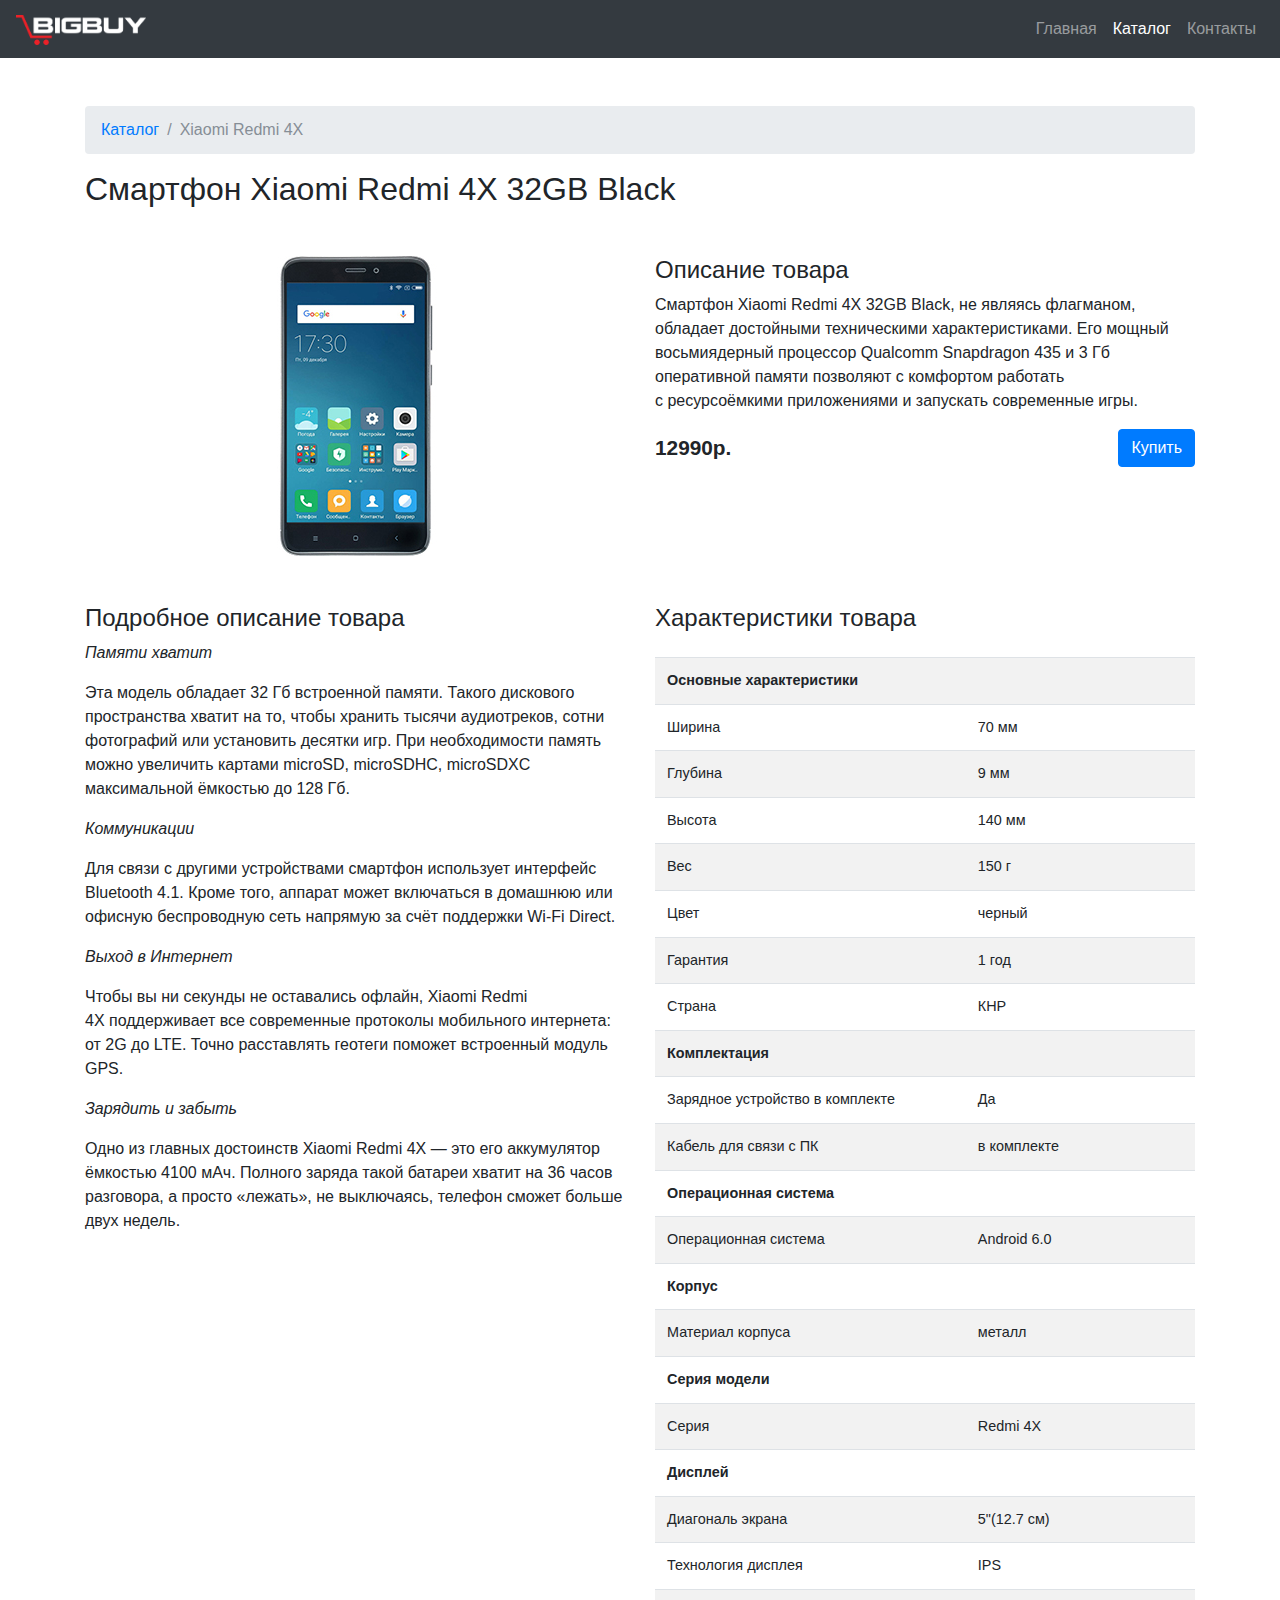
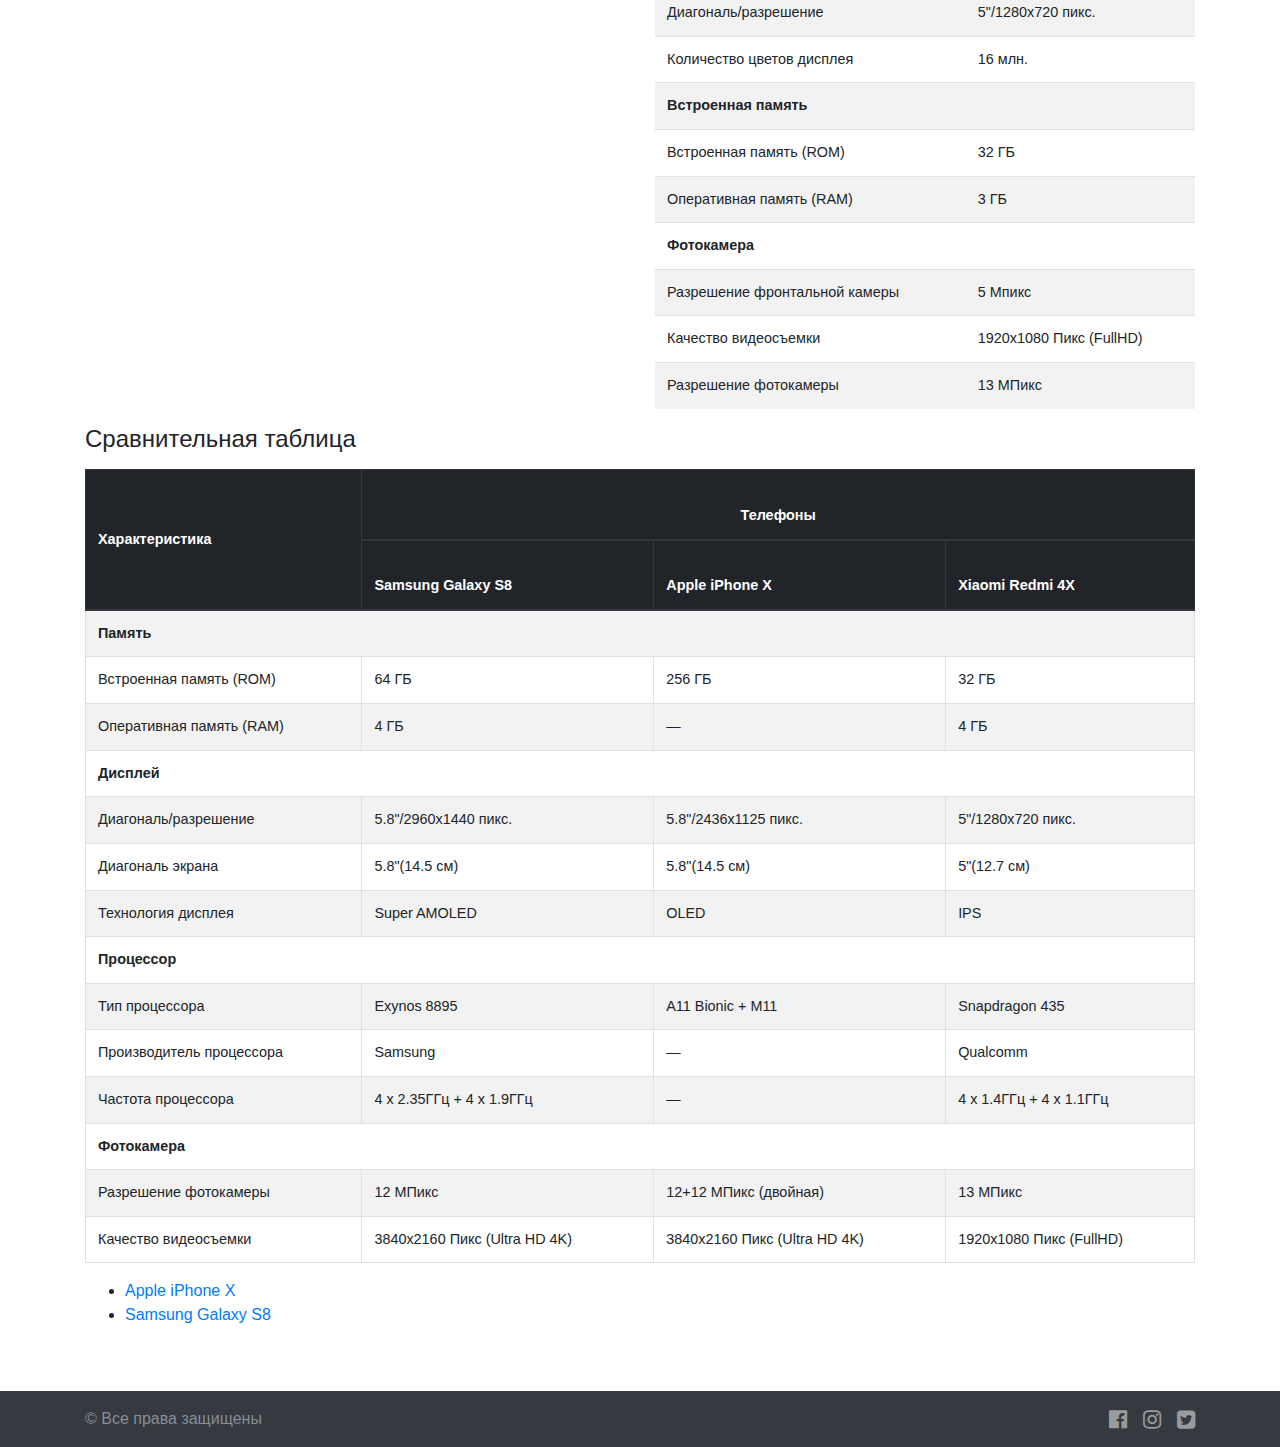
<file: catalog/xiaomi.html>
<!doctype html>
<html lang="ru">
  <head>
  	<meta charset="utf-8">
	<title>Интернет-магазин | Xiaomi Redmi 4Х</title>
	<meta name="viewport" content="width=device-width, initial-scale=1, shrink-to-fit=no">
	<link rel="stylesheet" href="../bootstrap/bootstrap.min.css">
	<link rel="stylesheet" href="../style.css">
	<link rel="stylesheet" href="../font-awesome/css/font-awesome.min.css">
  </head>
  <body>
  	<header class="navbar navbar-expand-sm navbar-dark bg-dark">
  		<a class="navbar-brand" href="../index.html">
			<img src="../img/logo.png" height="30" alt="Логотип">
		</a>
		<button class="navbar-toggler" type="button" data-toggle="collapse" data-target="#navbarNav" aria-controls="navbarNav" aria-expanded="false" aria-label="Toggle navigation">
   	 		<span class="navbar-toggler-icon"></span>
  		</button>
  		<div class="collapse navbar-collapse" id="navbarNav">
			<ul class="navbar-nav justify-content-end">
				<li class="nav-item">
					<a class="nav-link" href="../index.html">Главная</a>
				</li>
				<li class="nav-item active">
					<a class="nav-link" href="../catalog.html">Каталог</a>
				</li>
				<li class="nav-item">
					<a class="nav-link" href="../contacts.html">Контакты</a>
				</li>
			</ul>
		</div>
	</header>
	<main class="container item">
		<nav aria-label="breadcrumb">
	  		<ol class="breadcrumb">
	    		<li class="breadcrumb-item"><a href="../catalog.html">Каталог</a></li>
	    		<li class="breadcrumb-item active" aria-current="page">Xiaomi Redmi 4Х</li>
	  		</ol>
		</nav>
		<h2 class="mb-5">Смартфон Xiaomi Redmi 4Х 32GB Black</h2>
		<div class="row">
			<div class="col-12 col-lg-6">
				<div class="text-center">
					<a href="../img/xiaomi.jpg" target="_blank"><img alt="Xiaomi Redmi 4Х" class="item-img mb-5 img-fluid" src="../img/xiaomi_small.jpg"></a>
				</div>
			</div>
			<div class="col-12 col-lg-6">
				<div class="mb-5">
					<h4>Описание товара</h4>
					<div class="short-description">
						<p>Смартфон Xiaomi Redmi 4Х&nbsp;32GB Black, не&nbsp;являясь флагманом, обладает достойными техническими характеристиками. Его мощный восьмиядерный процессор Qualcomm Snapdragon 435 и&nbsp;3&nbsp;Гб оперативной памяти позволяют с&nbsp;комфортом работать с&nbsp;ресурсоёмкими приложениями и&nbsp;запускать современные игры.</p>
					</div>
					<div class="price-row">
						<div class="price font-weight-bold">12990р.</div>
						<a href="#" class="btn btn-primary">Купить</a>
					</div>
				</div>
			</div>
			<div class="col-12 col-lg-6">
				<h4>Подробное описание товара</h4>
				<div class="full-description">
					<ul class="d-none">
						<li>
							Cras vitae lectus pulvinar, vestibulum urna at, sagittis dui.
						</li>
						<li>
							Proin vitae ante consectetur, ultricies lectus et, aliquet massa.
						</li>
						<li>
							Integer congue nulla quis enim lacinia, quis tempus mi semper.
						</li>
						<li>
							Nullam id velit dignissim tellus tempor lacinia.
						</li>
						<li>
							Donec non turpis vestibulum, accumsan arcu at, gravida justo.
						</li>
					</ul>
					
					<p><i>Памяти хватит</i></p>
					<p>Эта модель обладает 32&nbsp;Гб встроенной памяти. Такого дискового пространства хватит на&nbsp;то, чтобы хранить тысячи аудиотреков, сотни фотографий или установить десятки игр. При необходимости память можно увеличить картами microSD, microSDHC, microSDXC максимальной ёмкостью до&nbsp;128&nbsp;Гб.</p>
					<p><i>Коммуникации</i></p> 
					<p>Для связи с&nbsp;другими устройствами смартфон использует интерфейс Bluetooth&nbsp;4.1. Кроме того, аппарат может включаться в&nbsp;домашнюю или офисную беспроводную сеть напрямую за&nbsp;счёт поддержки Wi-Fi Direct.</p>	
					<p><i>Выход в&nbsp;Интернет</i></p>
					<p>Чтобы вы&nbsp;ни&nbsp;секунды не&nbsp;оставались офлайн, Xiaomi Redmi 4Х&nbsp;поддерживает все современные протоколы мобильного интернета: от&nbsp;2G&nbsp;до&nbsp;LTE. Точно расставлять геотеги поможет встроенный модуль GPS.</p>
					<p><i>Зарядить и&nbsp;забыть</i></p>
					<p>Одно из&nbsp;главных достоинств Xiaomi Redmi 4Х&nbsp;&mdash; это его аккумулятор ёмкостью 4100&nbsp;мАч. Полного заряда такой батареи хватит на&nbsp;36&nbsp;часов разговора, а&nbsp;просто &laquo;лежать&raquo;, не&nbsp;выключаясь, телефон сможет больше двух недель.</p>
				</div>
			</div>
			<div class="col-12 col-lg-6">
				<h4 class="mb-4">Характеристики товара</h4>
				<div>
					<table class="table table-striped">
						<tr>
			  				<th colspan="2" scope="col">Основные характеристики</th>
						</tr>
						<tr>
					  		<td>Ширина</td>
					  		<td>70 мм</td>
						</tr>
						<tr>
					  		<td>Глубина</td>
					  		<td>9 мм</td>
						</tr>
						<tr>
					  		<td>Высота</td>
					  		<td>140 мм</td>
						</tr>
						<tr>
					  		<td>Вес</td>
					  		<td>150 г</td>
						</tr>
						<tr>
					  		<td>Цвет</td>
					  		<td>черный</td>
						</tr>
						<tr>
					  		<td>Гарантия</td>
					  		<td>1 год</td>
						</tr>
						<tr>
					  		<td>Страна</td>
					  		<td>КНР</td>
						</tr>
						<tr>
			  				<th colspan="2" scope="col">Комплектация</th>
						</tr>
						<tr>
					  		<td>Зарядное устройство в комплекте</td>
					  		<td>Да</td>
						</tr>
						<tr>
					  		<td>Кабель для связи с ПК</td>
					  		<td>в комплекте</td>
						</tr>
						<tr>
			  				<th colspan="2" scope="col">Операционная система</th>
						</tr>
						<tr>
					  		<td>Операционная система</td>
					  		<td>Android 6.0</td>
						</tr>
						<tr>
			  				<th colspan="2" scope="col">Корпус</th>
						</tr>
						<tr>
					  		<td>Материал корпуса</td>
					  		<td>металл</td>
						</tr>
						<tr>
			  				<th colspan="2" scope="col">Серия модели</th>
						</tr>
						<tr>
					  		<td>Серия</td>
					  		<td>Redmi 4X</td>
						</tr>
						<tr>
			  				<th colspan="2" scope="col">Дисплей</th>
						</tr>
						<tr>
					  		<td>Диагональ экрана</td>
					  		<td>5"(12.7 см)</td>
						</tr>
						<tr>
					  		<td>Технология дисплея</td>
					  		<td>IPS</td>
						</tr>
						<tr>
					  		<td>Диагональ/разрешение</td>
					  		<td>5"/1280x720 пикс.</td>
						</tr>
						<tr>
					  		<td>Количество цветов дисплея</td>
					  		<td>16 млн.</td>
						</tr>
						<tr>
			  				<th colspan="2" scope="col">Встроенная память</th>
						</tr>
						<tr>
							<td>Встроенная память (ROM)</td>
							<td>32 ГБ</td>
						</tr>
						<tr>
							<td>Оперативная память (RAM)</td>
							<td>3 ГБ</td>
						</tr>
						<tr>
			  				<th colspan="2" scope="col">Фотокамера</th>
						</tr>
						<tr>
							<td>Разрешение фронтальной камеры</td>
							<td>5 Мпикс</td>
						</tr>
						<tr>
							<td>Качество видеосъемки</td>
							<td>1920x1080 Пикс (FullHD)</td>
						</tr>
						<tr>
							<td>Разрешение фотокамеры</td>
							<td>13 МПикс</td>
						</tr>
					</table>
				</div>
			</div>
		</div>
		<h4 class="mb-3">Сравнительная таблица</h4>
		<table class="table table-bordered table-striped comparison-table table-responsive-sm">
			<thead class="thead-dark">
				<tr>
					<th rowspan="2" class="align-middle">Характеристика</th>
					<th class="text-center" colspan="3">Телефоны</th>
				</tr>
				<tr>
					<th>Samsung Galaxy S8</th>
					<th>Apple iPhone X</th>
					<th>Xiaomi Redmi 4Х</th>
				</tr>
			</thead>
			<tbody>
				<tr>
					<th colspan="4" scope="col">Память</th>
				</tr>
				<tr>
					<td>Встроенная память (ROM)</td>
					<td>64 ГБ</td>
					<td>256 ГБ</td>
					<td>32 ГБ</td>
				</tr>
				<tr>
					<td>Оперативная память (RAM)</td>
					<td>4 ГБ</td>
					<td>&mdash;</td>
					<td>4 ГБ</td>
				</tr>
				<tr>
					<th colspan="4" scope="col">Дисплей</th>
				</tr>
				<tr>
					<td>Диагональ/разрешение</td>
					<td>5.8"/2960x1440 пикс.</td>
					<td>5.8"/2436x1125 пикс.</td>
					<td>5"/1280x720 пикс.</td>
				</tr>
				<tr>
					<td>Диагональ экрана</td>
					<td>5.8"(14.5 см)</td>
					<td>5.8"(14.5 см)</td>
					<td>5"(12.7 см)</td>
				</tr>
				<tr>
					<td>Технология дисплея</td>
					<td>Super AMOLED</td>
					<td>OLED</td>
					<td>IPS</td>
				</tr>
				<tr>
					<th colspan="4" scope="col">Процессор</th>
				</tr>
				<tr>
					<td>Тип процессора</td>
					<td>Exynos 8895</td>
					<td>A11 Bionic + M11</td>
					<td>Snapdragon 435</td>
				</tr>
				<tr>
					<td>Производитель процессора</td>
					<td>Samsung</td>
					<td>&mdash;</td>
					<td>Qualcomm</td>
				</tr>
				<tr>
					<td>Частота процессора</td>
					<td>4 x 2.35ГГц + 4 x 1.9ГГц</td>
					<td>&mdash;</td>
					<td>4 x 1.4ГГц + 4 x 1.1ГГц</td>
				</tr>
				<tr>
					<th colspan="4" scope="col">Фотокамера</th>
				</tr>
				<tr>
					<td>Разрешение фотокамеры</td>
					<td>12 МПикс</td>
					<td>12+12 МПикс (двойная)</td>
					<td>13 МПикс</td>
				</tr>
				<tr>
					<td>Качество видеосъемки</td>
					<td>3840x2160 Пикс (Ultra HD 4K)</td>
					<td>3840x2160 Пикс (Ultra HD 4K)</td>
					<td>1920x1080 Пикс (FullHD)</td>
				</tr>
			</tbody>
		</table>
		<ul class="menu">
			<li><a href="iphone.html">Apple iPhone X</a></li>
			<li><a href="samsung.html">Samsung Galaxy S8</a></li>
		</ul>
	</main>
	<footer class="footer">
		<div class="container">
			<div class="row">
				<div class="col-12 col-md-6 col-lg-8">
					<div class="text-muted copyright">
						&copy;&nbsp;Все права защищены
					</div>
				</div>
				<div class="col-12 col-md-6 col-lg-4">
					<ul class="social-buttons">
						<li><a href="#"><i class="fa fa-facebook-official fa-lg" aria-hidden="true"></i></a></li>
						<li><a href="#"><i class="fa fa-instagram fa-lg" aria-hidden="true"></i></a></li>
						<li><a href="#"><i class="fa fa-twitter-square fa-lg" aria-hidden="true"></i></a></li>
					</ul>
				</div>
			</div>
		</div>
	</footer>
	<script src="../bootstrap/jquery-3.2.1.js"></script>
	<script src="../bootstrap/bootstrap.min.js"></script>
  </body>
</html>
</file>
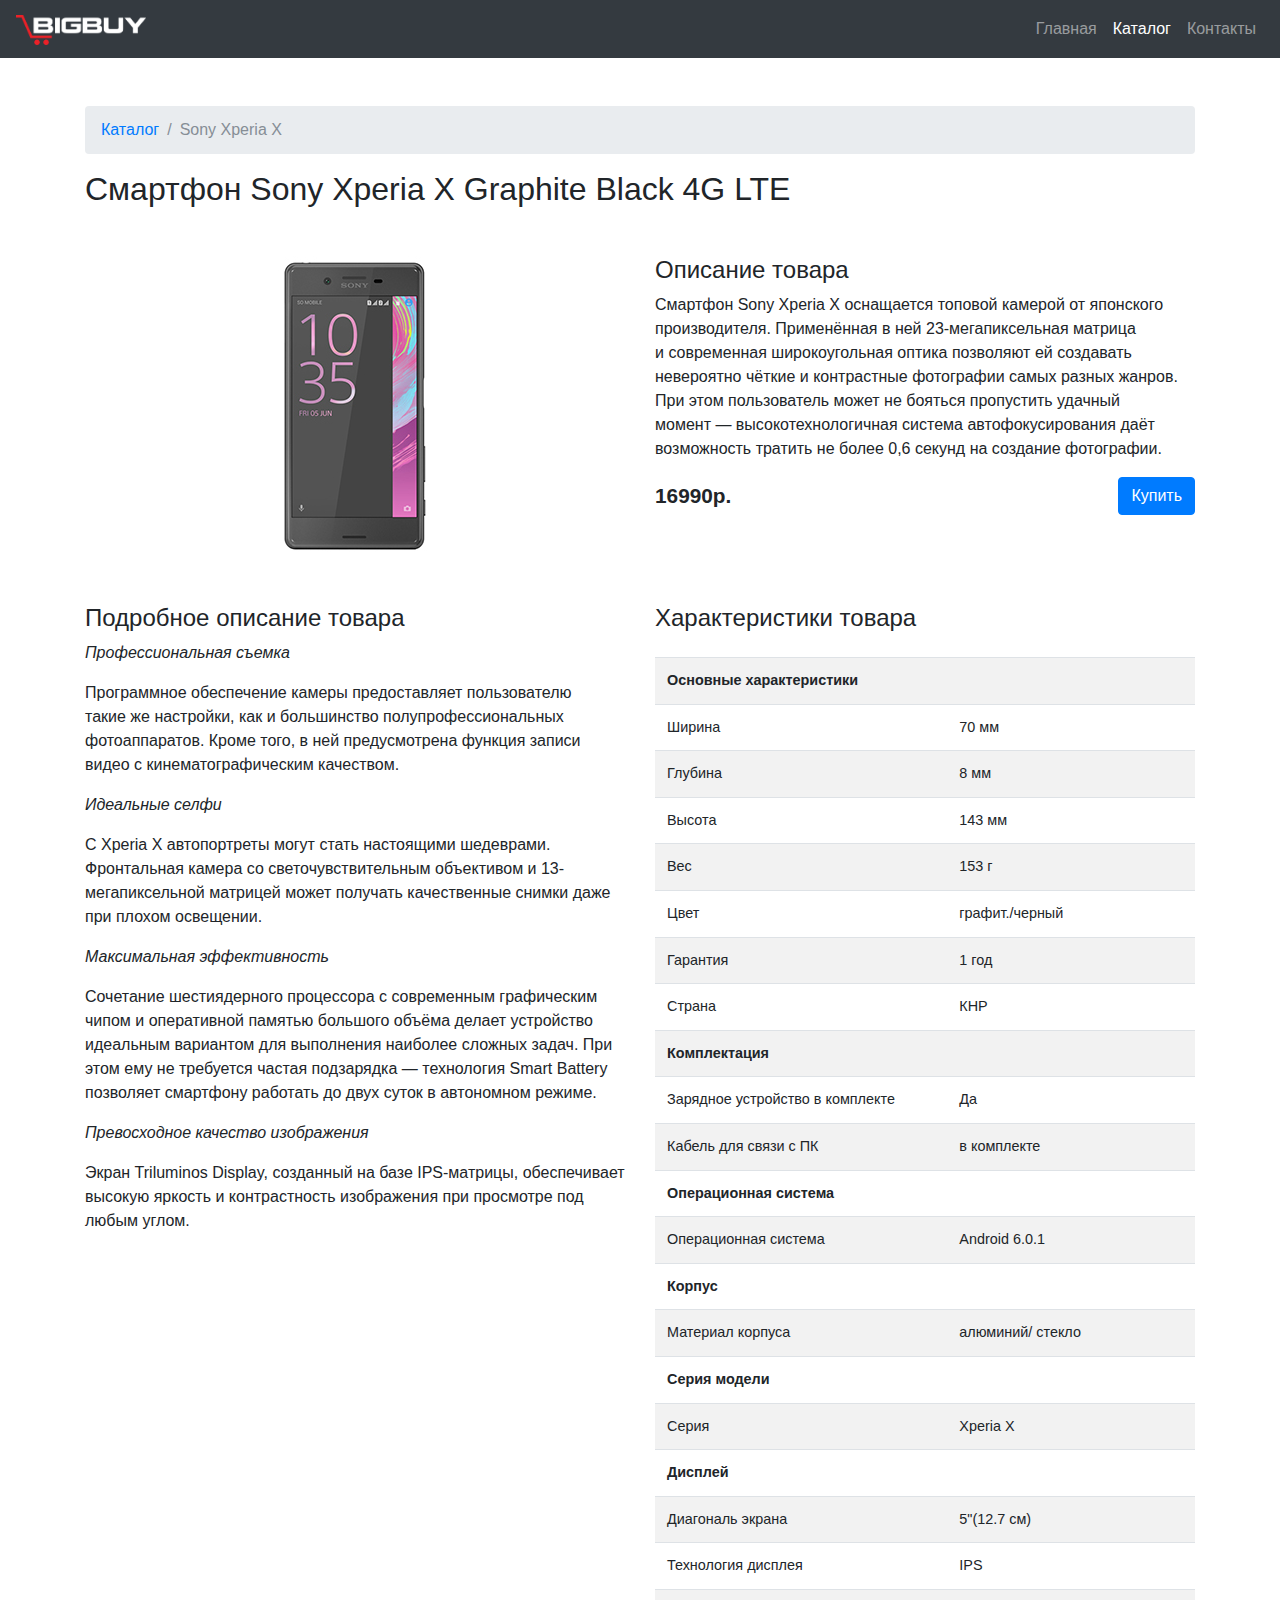
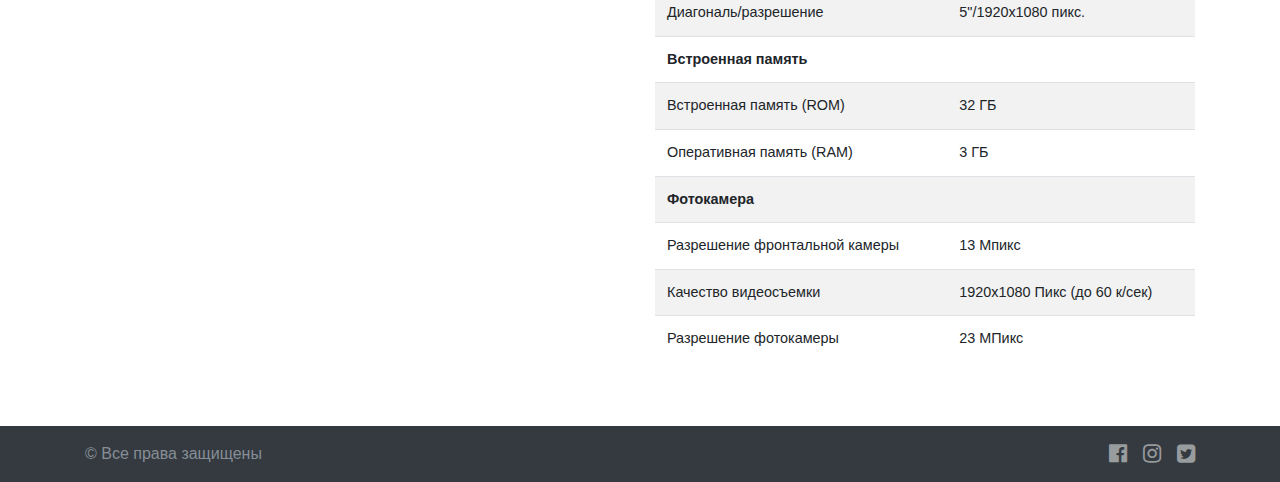
<file: catalog/xperia.html>
<!doctype html>
<html lang="ru">
  <head>
  	<meta charset="utf-8">
	<title>Интернет-магазин | Sony Xperia X</title>
	<meta name="viewport" content="width=device-width, initial-scale=1, shrink-to-fit=no">
	<link rel="stylesheet" href="../bootstrap/bootstrap.min.css">
	<link rel="stylesheet" href="../style.css">
	<link rel="stylesheet" href="../font-awesome/css/font-awesome.min.css">
  </head>
  <body>
  	<header class="navbar navbar-expand-sm navbar-dark bg-dark">
  		<a class="navbar-brand" href="../index.html">
			<img src="../img/logo.png" height="30" alt="Логотип">
		</a>
		<button class="navbar-toggler" type="button" data-toggle="collapse" data-target="#navbarNav" aria-controls="navbarNav" aria-expanded="false" aria-label="Toggle navigation">
   	 		<span class="navbar-toggler-icon"></span>
  		</button>
  		<div class="collapse navbar-collapse" id="navbarNav">
			<ul class="navbar-nav justify-content-end">
				<li class="nav-item">
					<a class="nav-link" href="../index.html">Главная</a>
				</li>
				<li class="nav-item active">
					<a class="nav-link" href="../catalog.html">Каталог</a>
				</li>
				<li class="nav-item">
					<a class="nav-link" href="../contacts.html">Контакты</a>
				</li>
			</ul>
		</div>
	</header>
	<main class="container item">
		<nav aria-label="breadcrumb">
	  		<ol class="breadcrumb">
	    		<li class="breadcrumb-item"><a href="../catalog.html">Каталог</a></li>
	    		<li class="breadcrumb-item active" aria-current="page">Sony Xperia X</li>
	  		</ol>
		</nav>
		<h2 class="mb-5">Смартфон Sony Xperia X Graphite Black 4G LTE</h2>
		<div class="row">
			<div class="col-12 col-lg-6">
				<div class="text-center">
					<a href="../img/sony-xperia.jpg" target="_blank"><img alt="Sony Xperia X" class="item-img mb-5 img-fluid" src="../img/sony-xperia_small.jpg"></a>
				</div>
			</div>
			<div class="col-12 col-lg-6">
				<div class="mb-5">
					<h4>Описание товара</h4>
					<div class="short-description">
						<p>Смартфон Sony Xperia X&nbsp;оснащается топовой камерой от&nbsp;японского производителя. Применённая в&nbsp;ней 23-мегапиксельная матрица и&nbsp;современная широкоугольная оптика позволяют ей&nbsp;создавать невероятно чёткие и&nbsp;контрастные фотографии самых разных жанров. При этом пользователь может не&nbsp;бояться пропустить удачный момент&nbsp;&mdash; высокотехнологичная система автофокусирования даёт возможность тратить не&nbsp;более 0,6 секунд на&nbsp;создание фотографии.</p>
					</div>
					<div class="price-row">
						<div class="price font-weight-bold">16990р.</div>
						<a href="#" class="btn btn-primary">Купить</a>
					</div>
				</div>
			</div>
			<div class="col-12 col-lg-6">
				<h4>Подробное описание товара</h4>
				<div class="full-desciption">
					<p><i>Профессиональная съемка</i></p>
					<p>Программное обеспечение камеры предоставляет пользователю такие&nbsp;же настройки, как и&nbsp;большинство полупрофессиональных фотоаппаратов. Кроме того, в&nbsp;ней предусмотрена функция записи видео с&nbsp;кинематографическим качеством.</p> 
					<p><i>Идеальные селфи</i></p>
					<p>С&nbsp;Xperia X&nbsp;автопортреты могут стать настоящими шедеврами. Фронтальная камера со&nbsp;светочувствительным объективом и&nbsp;13-мегапиксельной матрицей может получать качественные снимки даже при плохом освещении.</p>
					<p><i>Максимальная эффективность</i></p>
					<p>Сочетание шестиядерного процессора с&nbsp;современным графическим чипом и&nbsp;оперативной памятью большого объёма делает устройство идеальным вариантом для выполнения наиболее сложных задач. При этом ему не&nbsp;требуется частая подзарядка&nbsp;&mdash; технология Smart Battery позволяет смартфону работать до&nbsp;двух суток в&nbsp;автономном режиме.</p>
					<p><i>Превосходное качество изображения</i></p>
					<p>Экран Triluminos Display, созданный на&nbsp;базе IPS-матрицы, обеспечивает высокую яркость и&nbsp;контрастность изображения при просмотре под любым углом.</p>
				</div>
			</div>
			<div class="col-12 col-lg-6">
				<h4 class="mb-4">Характеристики товара</h4>
				<div>
					<table class="table table-striped">
						<tr>
			  				<th colspan="2" scope="col">Основные характеристики</th>
						</tr>
						<tr>
					  		<td>Ширина</td>
					  		<td>70 мм</td>
						</tr>
						<tr>
					  		<td>Глубина</td>
					  		<td>8 мм</td>
						</tr>
						<tr>
					  		<td>Высота</td>
					  		<td>143 мм</td>
						</tr>
						<tr>
					  		<td>Вес</td>
					  		<td>153 г</td>
						</tr>
						<tr>
					  		<td>Цвет</td>
					  		<td>графит./черный</td>
						</tr>
						<tr>
					  		<td>Гарантия</td>
					  		<td>1 год</td>
						</tr>
						<tr>
					  		<td>Страна</td>
					  		<td>КНР</td>
						</tr>
						<tr>
			  				<th colspan="2" scope="col">Комплектация</th>
						</tr>
						<tr>
					  		<td>Зарядное устройство в комплекте</td>
					  		<td>Да</td>
						</tr>
						<tr>
					  		<td>Кабель для связи с ПК</td>
					  		<td>в комплекте</td>
						</tr>
						<tr>
			  				<th colspan="2" scope="col">Операционная система</th>
						</tr>
						<tr>
					  		<td>Операционная система</td>
					  		<td>Android 6.0.1</td>
						</tr>
						<tr>
			  				<th colspan="2" scope="col">Корпус</th>
						</tr>
						<tr>
					  		<td>Материал корпуса</td>
					  		<td>алюминий/ стекло</td>
						</tr>
						<tr>
			  				<th colspan="2" scope="col">Серия модели</th>
						</tr>
						<tr>
					  		<td>Серия</td>
					  		<td>Xperia X</td>
						</tr>
						<tr>
			  				<th colspan="2" scope="col">Дисплей</th>
						</tr>
						<tr>
					  		<td>Диагональ экрана</td>
					  		<td>5"(12.7 см)</td>
						</tr>
						<tr>
					  		<td>Технология дисплея</td>
					  		<td>IPS</td>
						</tr>
						<tr>
					  		<td>Диагональ/разрешение</td>
					  		<td>5"/1920х1080 пикс.</td>
						</tr>
						<tr>
			  				<th colspan="2" scope="col">Встроенная память</th>
						</tr>
						<tr>
							<td>Встроенная память (ROM)</td>
							<td>32 ГБ</td>
						</tr>
						<tr>
							<td>Оперативная память (RAM)</td>
							<td>3 ГБ</td>
						</tr>
						<tr>
			  				<th colspan="2" scope="col">Фотокамера</th>
						</tr>
						<tr>
							<td>Разрешение фронтальной камеры</td>
							<td>13 Мпикс</td>
						</tr>
						<tr>
							<td>Качество видеосъемки</td>
							<td>1920x1080 Пикс (до 60 к/сек)</td>
						</tr>
						<tr>
							<td>Разрешение фотокамеры</td>
							<td>23 МПикс</td>
						</tr>
					</table>
				</div>
			</div>
		</div>
	</main>
	<footer class="footer">
		<div class="container">
			<div class="row">
				<div class="col-12 col-md-6 col-lg-8">
					<div class="text-muted copyright">
						&copy;&nbsp;Все права защищены
					</div>
				</div>
				<div class="col-12 col-md-6 col-lg-4">
					<ul class="social-buttons">
						<li><a href="#"><i class="fa fa-facebook-official fa-lg" aria-hidden="true"></i></a></li>
						<li><a href="#"><i class="fa fa-instagram fa-lg" aria-hidden="true"></i></a></li>
						<li><a href="#"><i class="fa fa-twitter-square fa-lg" aria-hidden="true"></i></a></li>
					</ul>
				</div>
			</div>
		</div>
	</footer>
	<script src="../bootstrap/jquery-3.2.1.js"></script>
	<script src="../bootstrap/bootstrap.min.js"></script>
  </body>
</html>
</file>
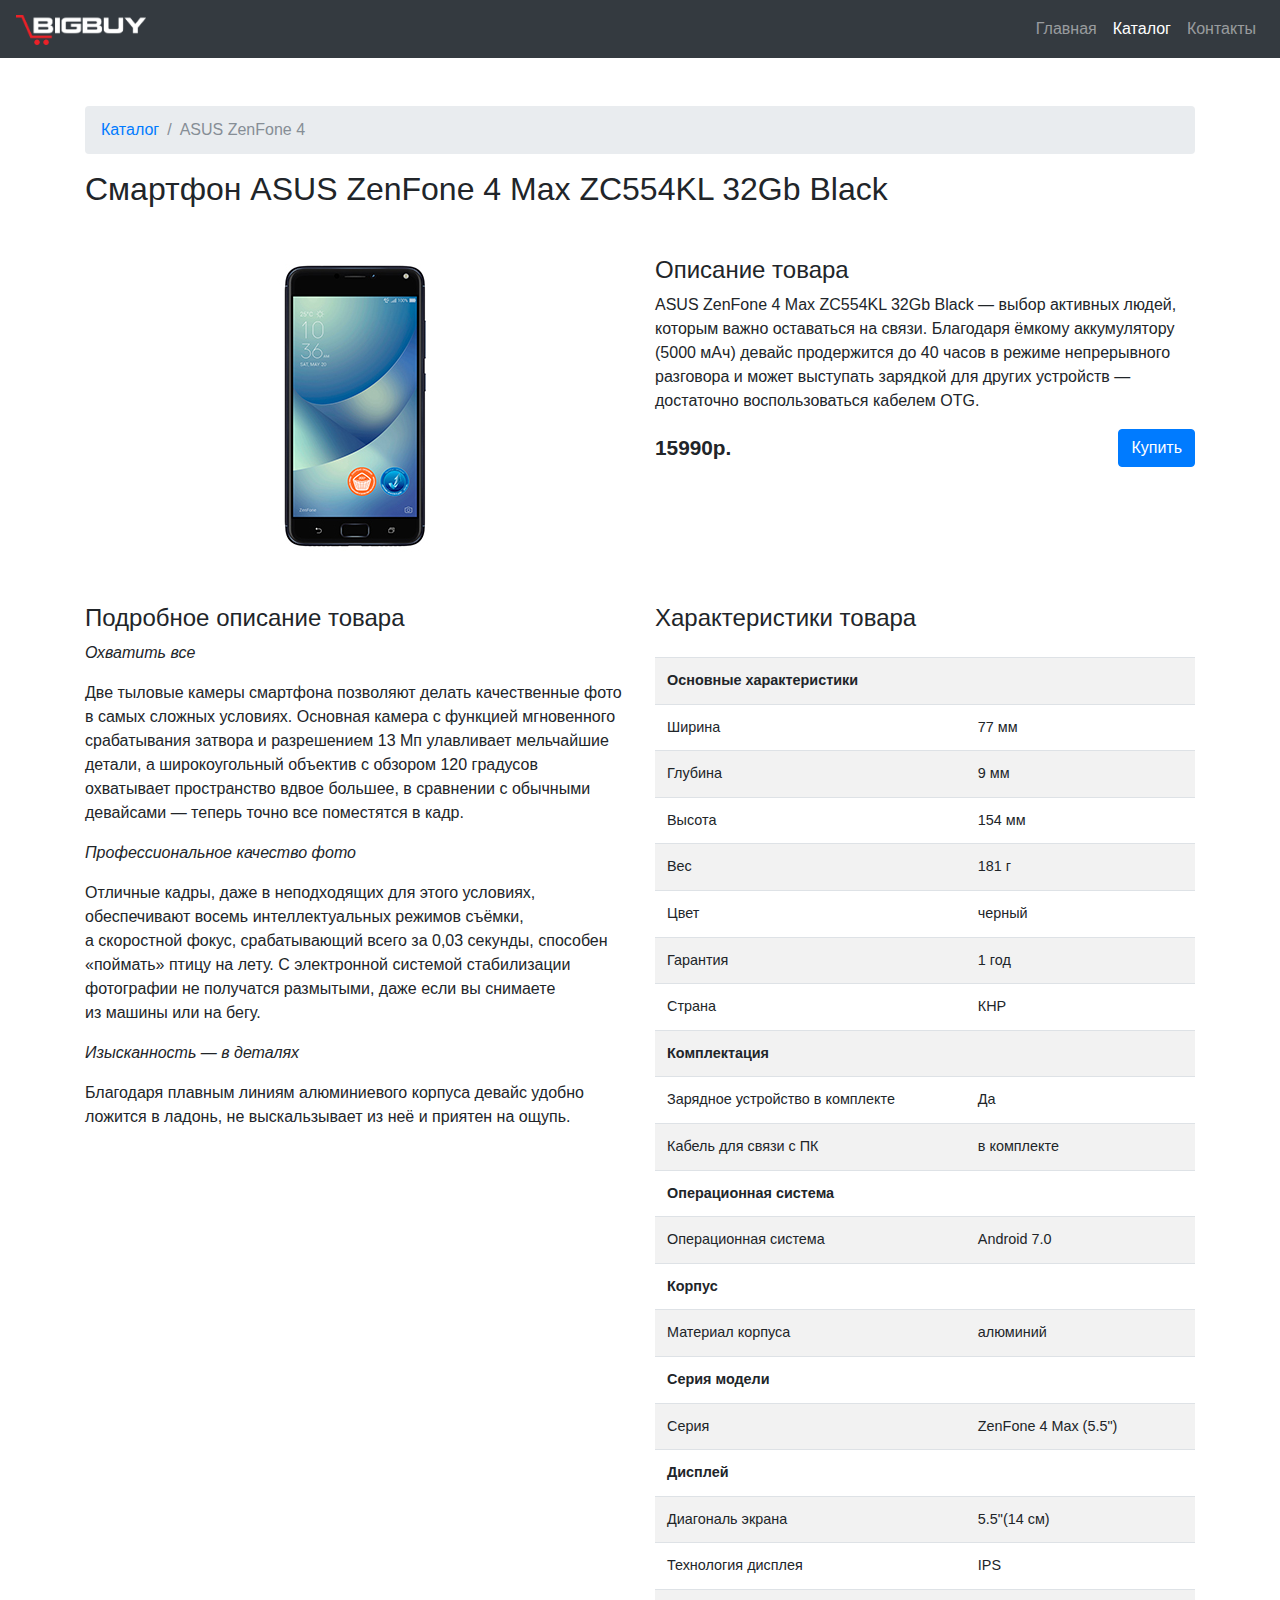
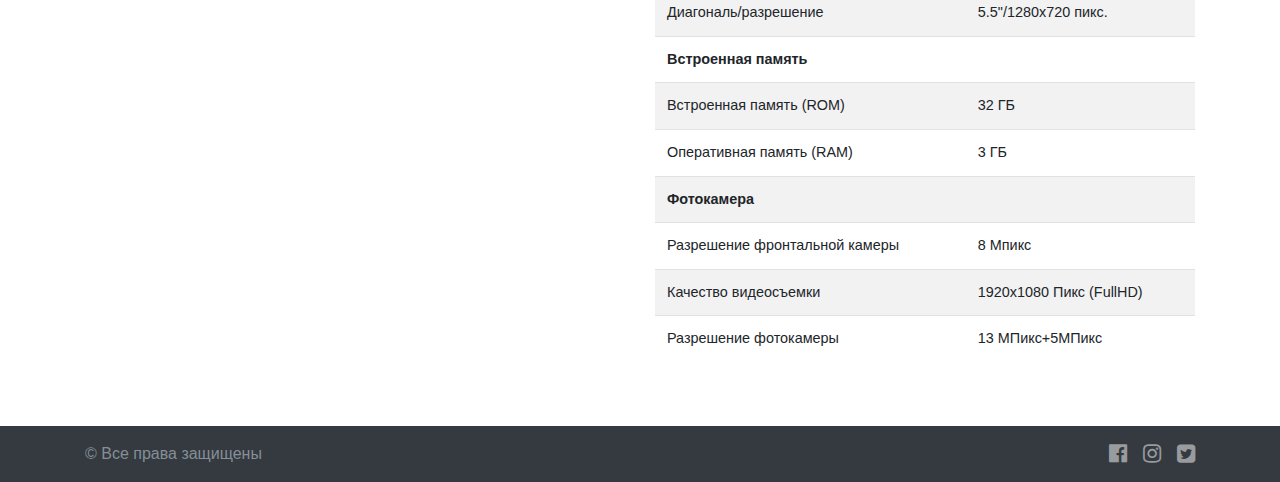
<file: catalog/zenfone.html>
<!doctype html>
<html lang="ru">
  <head>
  	<meta charset="utf-8">
	<title>Интернет-магазин | ASUS ZenFone 4</title>
	<meta name="viewport" content="width=device-width, initial-scale=1, shrink-to-fit=no">
	<link rel="stylesheet" href="../bootstrap/bootstrap.min.css">
	<link rel="stylesheet" href="../style.css">
	<link rel="stylesheet" href="../font-awesome/css/font-awesome.min.css">
  </head>
  <body>
  	<header class="navbar navbar-expand-sm navbar-dark bg-dark">
  		<a class="navbar-brand" href="../index.html">
			<img src="../img/logo.png" height="30" alt="Логотип">
		</a>
		<button class="navbar-toggler" type="button" data-toggle="collapse" data-target="#navbarNav" aria-controls="navbarNav" aria-expanded="false" aria-label="Toggle navigation">
   	 		<span class="navbar-toggler-icon"></span>
  		</button>
  		<div class="collapse navbar-collapse" id="navbarNav">
			<ul class="navbar-nav justify-content-end">
				<li class="nav-item">
					<a class="nav-link" href="../index.html">Главная</a>
				</li>
				<li class="nav-item active">
					<a class="nav-link" href="../catalog.html">Каталог</a>
				</li>
				<li class="nav-item">
					<a class="nav-link" href="../contacts.html">Контакты</a>
				</li>
			</ul>
		</div>
	</header>
	<main class="container item">
		<nav aria-label="breadcrumb">
	  		<ol class="breadcrumb">
	    		<li class="breadcrumb-item"><a href="../catalog.html">Каталог</a></li>
	    		<li class="breadcrumb-item active" aria-current="page">ASUS ZenFone 4</li>
	  		</ol>
		</nav>
		<h2 class="mb-5">Смартфон ASUS ZenFone 4 Max ZC554KL 32Gb Black</h2>
		<div class="row">
			<div class="col-12 col-lg-6">
				<div class="text-center">
					<a href="../img/asus-zenfone.jpg" target="_blank"><img alt="ASUS ZenFone 4" class="item-img mb-5 img-fluid" src="../img/asus-zenfone_small.jpg"></a>
				</div>
			</div>
			<div class="col-12 col-lg-6">
				<div class="mb-5">
					<h4>Описание товара</h4>
					<div class="short-description">
						<p>ASUS ZenFone 4&nbsp;Max ZC554KL 32Gb Black&nbsp;&mdash; выбор активных людей, которым важно оставаться на&nbsp;связи. Благодаря ёмкому аккумулятору (5000&nbsp;мАч) девайс продержится до&nbsp;40&nbsp;часов в&nbsp;режиме непрерывного разговора и&nbsp;может выступать зарядкой для других устройств&nbsp;&mdash; достаточно воспользоваться кабелем OTG.</p>
					</div>
					<div class="price-row">
						<div class="price font-weight-bold">15990р.</div>
						<a href="#" class="btn btn-primary">Купить</a>
					</div>
				</div>
			</div>
			<div class="col-12 col-lg-6">
				<h4>Подробное описание товара</h4>
				<div class="full-desciption">
					<p><i>Охватить все</i></p>
					<p>Две тыловые камеры смартфона позволяют делать качественные фото в&nbsp;самых сложных условиях. Основная камера с&nbsp;функцией мгновенного срабатывания затвора и&nbsp;разрешением 13&nbsp;Мп улавливает мельчайшие детали, а&nbsp;широкоугольный объектив с&nbsp;обзором 120 градусов охватывает пространство вдвое большее, в&nbsp;сравнении с&nbsp;обычными девайсами&nbsp;&mdash; теперь точно все поместятся в&nbsp;кадр.</p> 
					<p><i>Профессиональное качество фото</i></p>
					<p>Отличные кадры, даже в&nbsp;неподходящих для этого условиях, обеспечивают восемь интеллектуальных режимов съёмки, а&nbsp;скоростной фокус, срабатывающий всего за&nbsp;0,03&nbsp;секунды, способен &laquo;поймать&raquo; птицу на&nbsp;лету. С&nbsp;электронной системой стабилизации фотографии не&nbsp;получатся размытыми, даже если вы&nbsp;снимаете из&nbsp;машины или на&nbsp;бегу.</p>
					<p><i>Изысканность&nbsp;&mdash; в&nbsp;деталях</i></p>
					<p>Благодаря плавным линиям алюминиевого корпуса девайс удобно ложится в&nbsp;ладонь, не&nbsp;выскальзывает из&nbsp;неё и&nbsp;приятен на&nbsp;ощупь.</p>
				</div>
			</div>
			<div class="col-12 col-lg-6">
				<h4 class="mb-4">Характеристики товара</h4>
				<div>
					<table class="table table-striped">
						<tr>
			  				<th colspan="2" scope="col">Основные характеристики</th>
						</tr>
						<tr>
					  		<td>Ширина</td>
					  		<td>77 мм</td>
						</tr>
						<tr>
					  		<td>Глубина</td>
					  		<td>9 мм</td>
						</tr>
						<tr>
					  		<td>Высота</td>
					  		<td>154 мм</td>
						</tr>
						<tr>
					  		<td>Вес</td>
					  		<td>181 г</td>
						</tr>
						<tr>
					  		<td>Цвет</td>
					  		<td>черный</td>
						</tr>
						<tr>
					  		<td>Гарантия</td>
					  		<td>1 год</td>
						</tr>
						<tr>
					  		<td>Страна</td>
					  		<td>КНР</td>
						</tr>
						<tr>
			  				<th colspan="2" scope="col">Комплектация</th>
						</tr>
						<tr>
					  		<td>Зарядное устройство в комплекте</td>
					  		<td>Да</td>
						</tr>
						<tr>
					  		<td>Кабель для связи с ПК</td>
					  		<td>в комплекте</td>
						</tr>
						<tr>
			  				<th colspan="2" scope="col">Операционная система</th>
						</tr>
						<tr>
					  		<td>Операционная система</td>
					  		<td>Android 7.0</td>
						</tr>
						<tr>
			  				<th colspan="2" scope="col">Корпус</th>
						</tr>
						<tr>
					  		<td>Материал корпуса</td>
					  		<td>алюминий</td>
						</tr>
						<tr>
			  				<th colspan="2" scope="col">Серия модели</th>
						</tr>
						<tr>
					  		<td>Серия</td>
					  		<td>ZenFone 4 Max (5.5")</td>
						</tr>
						<tr>
			  				<th colspan="2" scope="col">Дисплей</th>
						</tr>
						<tr>
					  		<td>Диагональ экрана</td>
					  		<td>5.5"(14 см)</td>
						</tr>
						<tr>
					  		<td>Технология дисплея</td>
					  		<td>IPS</td>
						</tr>
						<tr>
					  		<td>Диагональ/разрешение</td>
					  		<td>5.5"/1280x720 пикс.</td>
						</tr>
						<tr>
			  				<th colspan="2" scope="col">Встроенная память</th>
						</tr>
						<tr>
							<td>Встроенная память (ROM)</td>
							<td>32 ГБ</td>
						</tr>
						<tr>
							<td>Оперативная память (RAM)</td>
							<td>3 ГБ</td>
						</tr>
						<tr>
			  				<th colspan="2" scope="col">Фотокамера</th>
						</tr>
						<tr>
							<td>Разрешение фронтальной камеры</td>
							<td>8 Мпикс</td>
						</tr>
						<tr>
							<td>Качество видеосъемки</td>
							<td>1920x1080 Пикс (FullHD)</td>
						</tr>
						<tr>
							<td>Разрешение фотокамеры</td>
							<td>13 МПикс+5МПикс</td>
						</tr>
					</table>
				</div>
			</div>
		</div>
	</main>
	<footer class="footer">
		<div class="container">
			<div class="row">
				<div class="col-12 col-md-6 col-lg-8">
					<div class="text-muted copyright">
						&copy;&nbsp;Все права защищены
					</div>
				</div>
				<div class="col-12 col-md-6 col-lg-4">
					<ul class="social-buttons">
						<li><a href="#"><i class="fa fa-facebook-official fa-lg" aria-hidden="true"></i></a></li>
						<li><a href="#"><i class="fa fa-instagram fa-lg" aria-hidden="true"></i></a></li>
						<li><a href="#"><i class="fa fa-twitter-square fa-lg" aria-hidden="true"></i></a></li>
					</ul>
				</div>
			</div>
		</div>
	</footer>
	<script src="../bootstrap/jquery-3.2.1.js"></script>
	<script src="../bootstrap/bootstrap.min.js"></script>
  </body>
</html>
</file>
<file: style.css>
main {
	padding-top: 3rem;
	padding-bottom: 3rem;
}

footer {
	padding-top: 1rem;
	padding-bottom: 1rem;
	background-color: #343a40;
}

.product-card {
	flex-grow: 1;
	height: 100%;
}

.product-card .card-body {
	display: flex;
    flex-direction: column;
    flex-grow: 1;
}

.product-card .card-link {
	margin-top: auto;
}


.price-row .price {
	font-size: 1.3rem;
}

.price-row {
	display: flex;
    justify-content: space-between;
    align-items: center;
}

.social-buttons {
	list-style: none;
	display: flex;
	margin: 0;
	padding: 0;
	justify-content: flex-end;
}

.social-buttons li {
	padding-right: 0.5rem;
	padding-left: 0.5rem;
}

.social-buttons li:first-child {
	padding-left: 0;
}

.social-buttons li:last-child {
	padding-right: 0;
}

.social-buttons li a {
	color: rgba(255,255,255,0.5);
}

.social-buttons li a:hover {
	color: rgba(255,255,255,0.8);
}

.social-buttons li a:active {
	color: white;
}


.carousel-indicators li {
	cursor: pointer;
}

table {
	font-size: 0.9rem;
}

.form-control:focus {
	box-shadow: none;
}

.feedback-card input[type="text"] {
	text-transform: capitalize;
}


@media screen and (max-width: 768px) {
	.carousel {
		display: none;
	}
}

@media screen and (max-width: 992px) {
	.carousel .carousel-control-prev, .carousel .carousel-control-next {
		display: none;
	}
}


/*@media screen and (min-width: 1200px) {
	.carousel img {
		object-fit: cover;
		height: calc(100vh - 58px);
		object-position: 50% 50%;
	}
} */


.call-phone {
	color: black;
}


.comparison-table thead tr {
	height: 70px;
}

a:hover {
	text-decoration: none;
}


.navbar .navbar-nav {
	width: 100%;
}


button {
	cursor: pointer;
}

/* Стили для Задания №3 */
/*body {
	background-color: #f8f8f8;
}

.item h4 {
	color: black;
	font-size: 18px;
	font-weight: 400;
	background-color: #eaeaea;
}

.short-description {
	color: #707070;
	font-size: 14px;
	font-style: italic;
	line-height: 16px;
}

.full-description {
	color: #484343;
	font-size: 16px;
	font-weight: 400;
	line-height: 24px;
	text-align: left;
}

.full-description ul {
	font-size: 14px;
	color: #f588b5;
	list-style-image: url(img/list-img.png);
}

.item-img {
	padding: 2px;
	background-color: black;
}


.feedback-card input[name="field"] {
	width: 300px;
	height: 30px;
	font-size: 14px;
	color: #007bff;
	margin-bottom: 10px;
	padding-right: 10px;
	padding-left: 10px;
	padding-top: 5px;
	padding-bottom: 5px;
}*/


/* Стили для Задания №4 */
/*.feedback-card input[type="email"]:focus {
	color: #007bff;
	border-color: #007bff;
}


.item p:first-letter {
	font-size: 1.2rem;
	font-family: Georgia, 'Times New Roman', Times, serif;
}


.item-img:hover {
	outline: none;
}

.item-img {
	outline: 2px solid black;
}
*/
</file>
